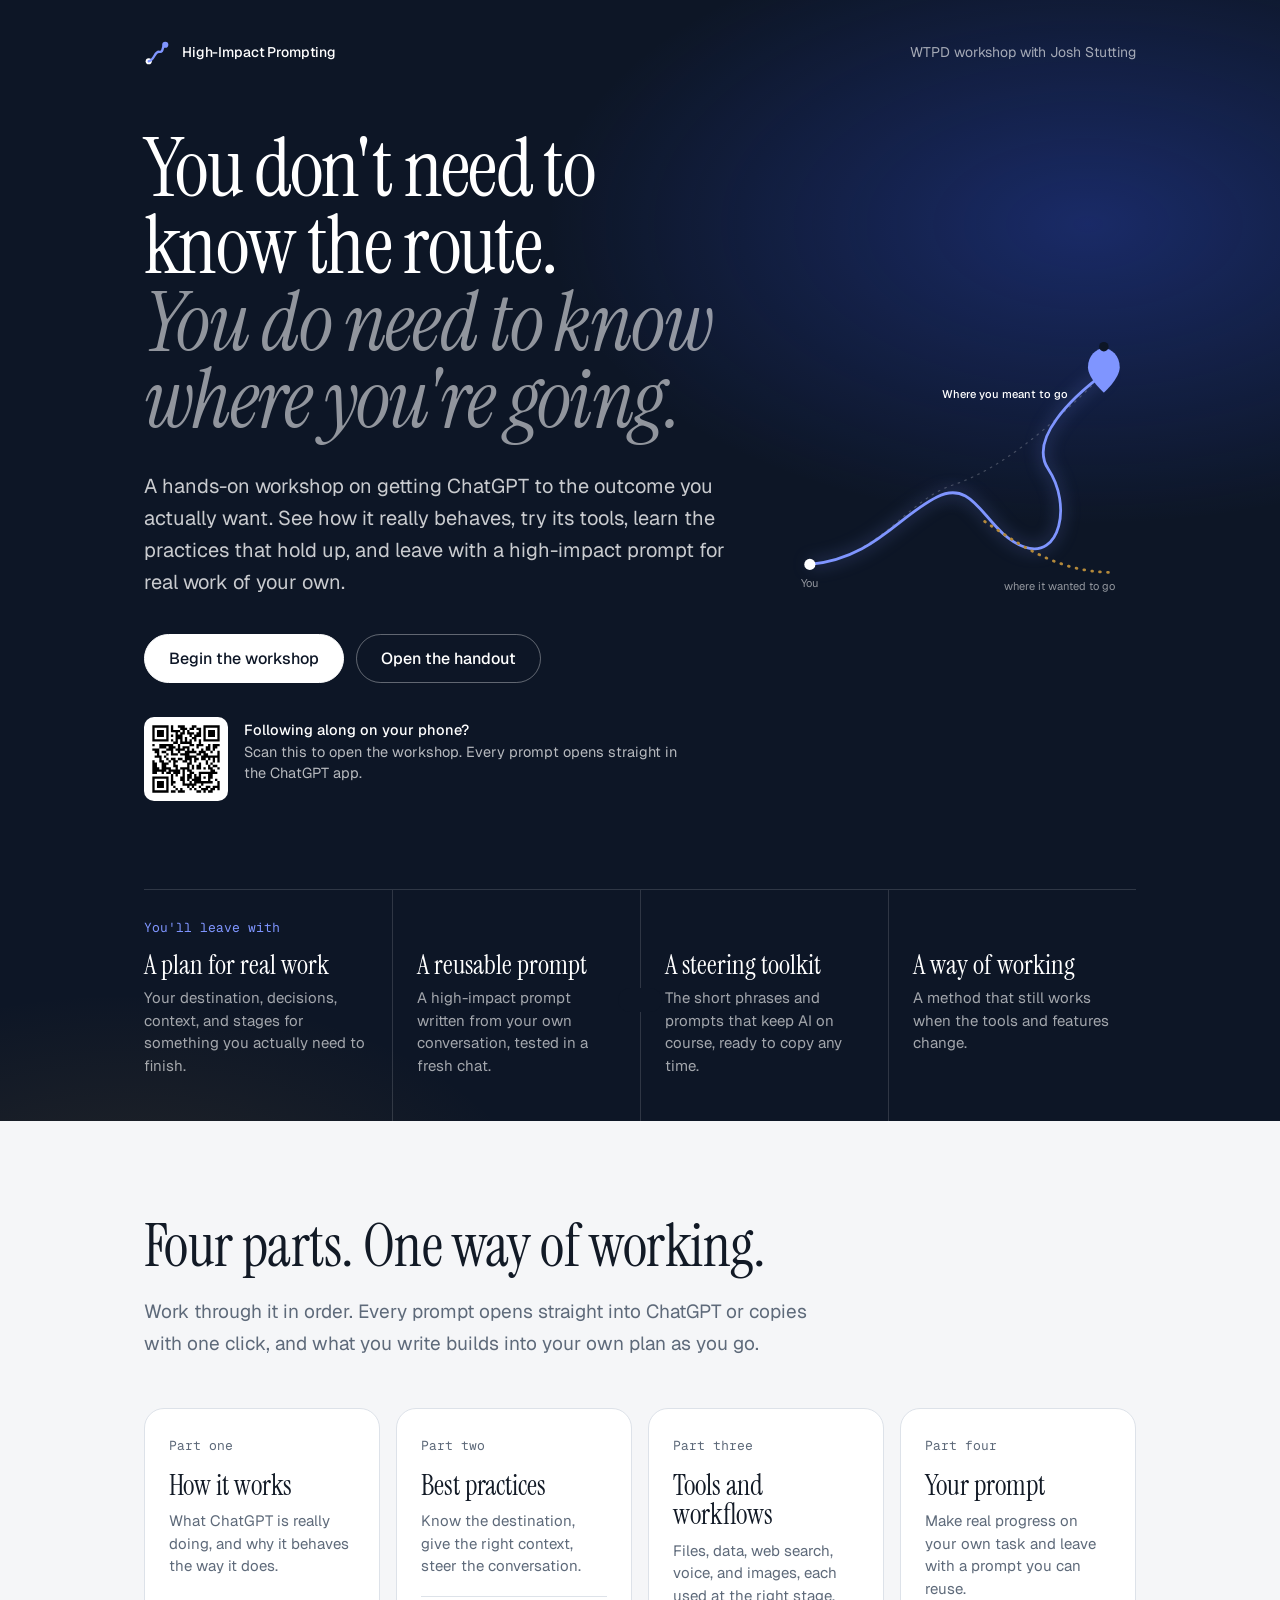
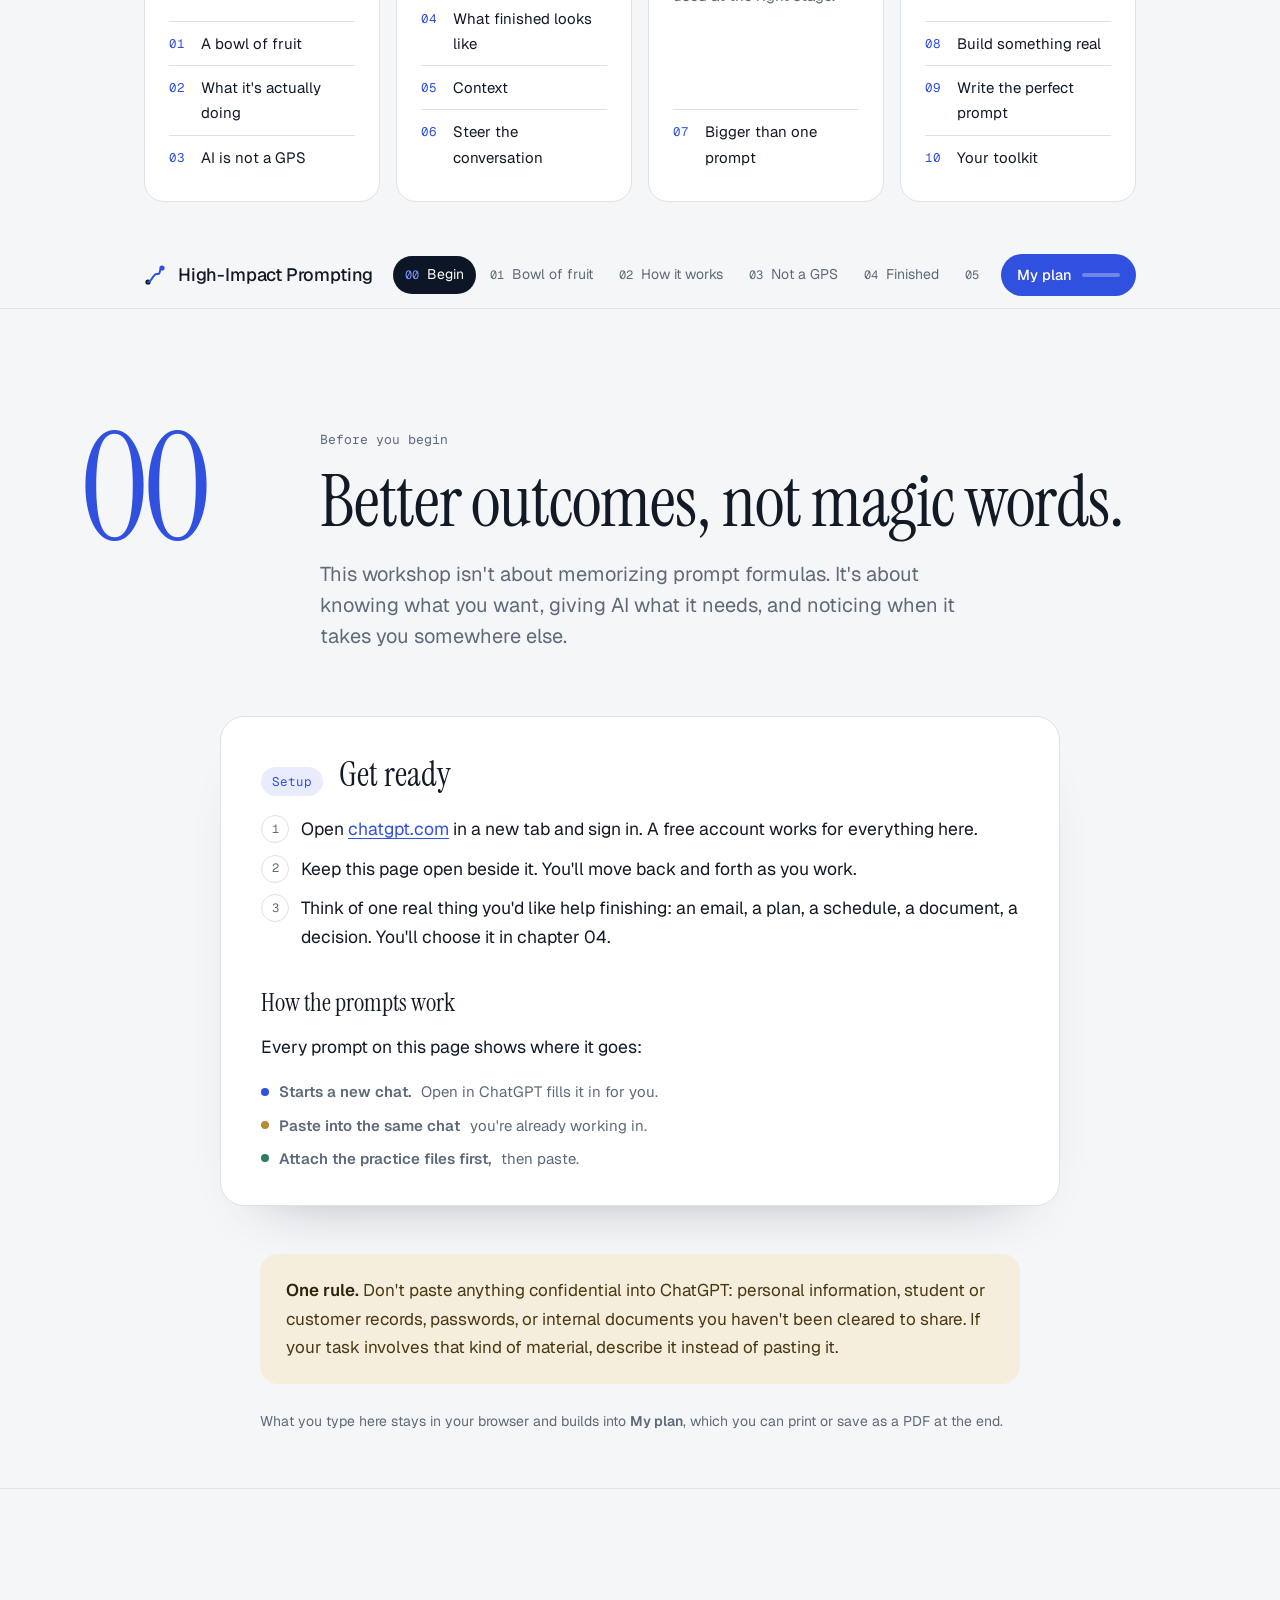
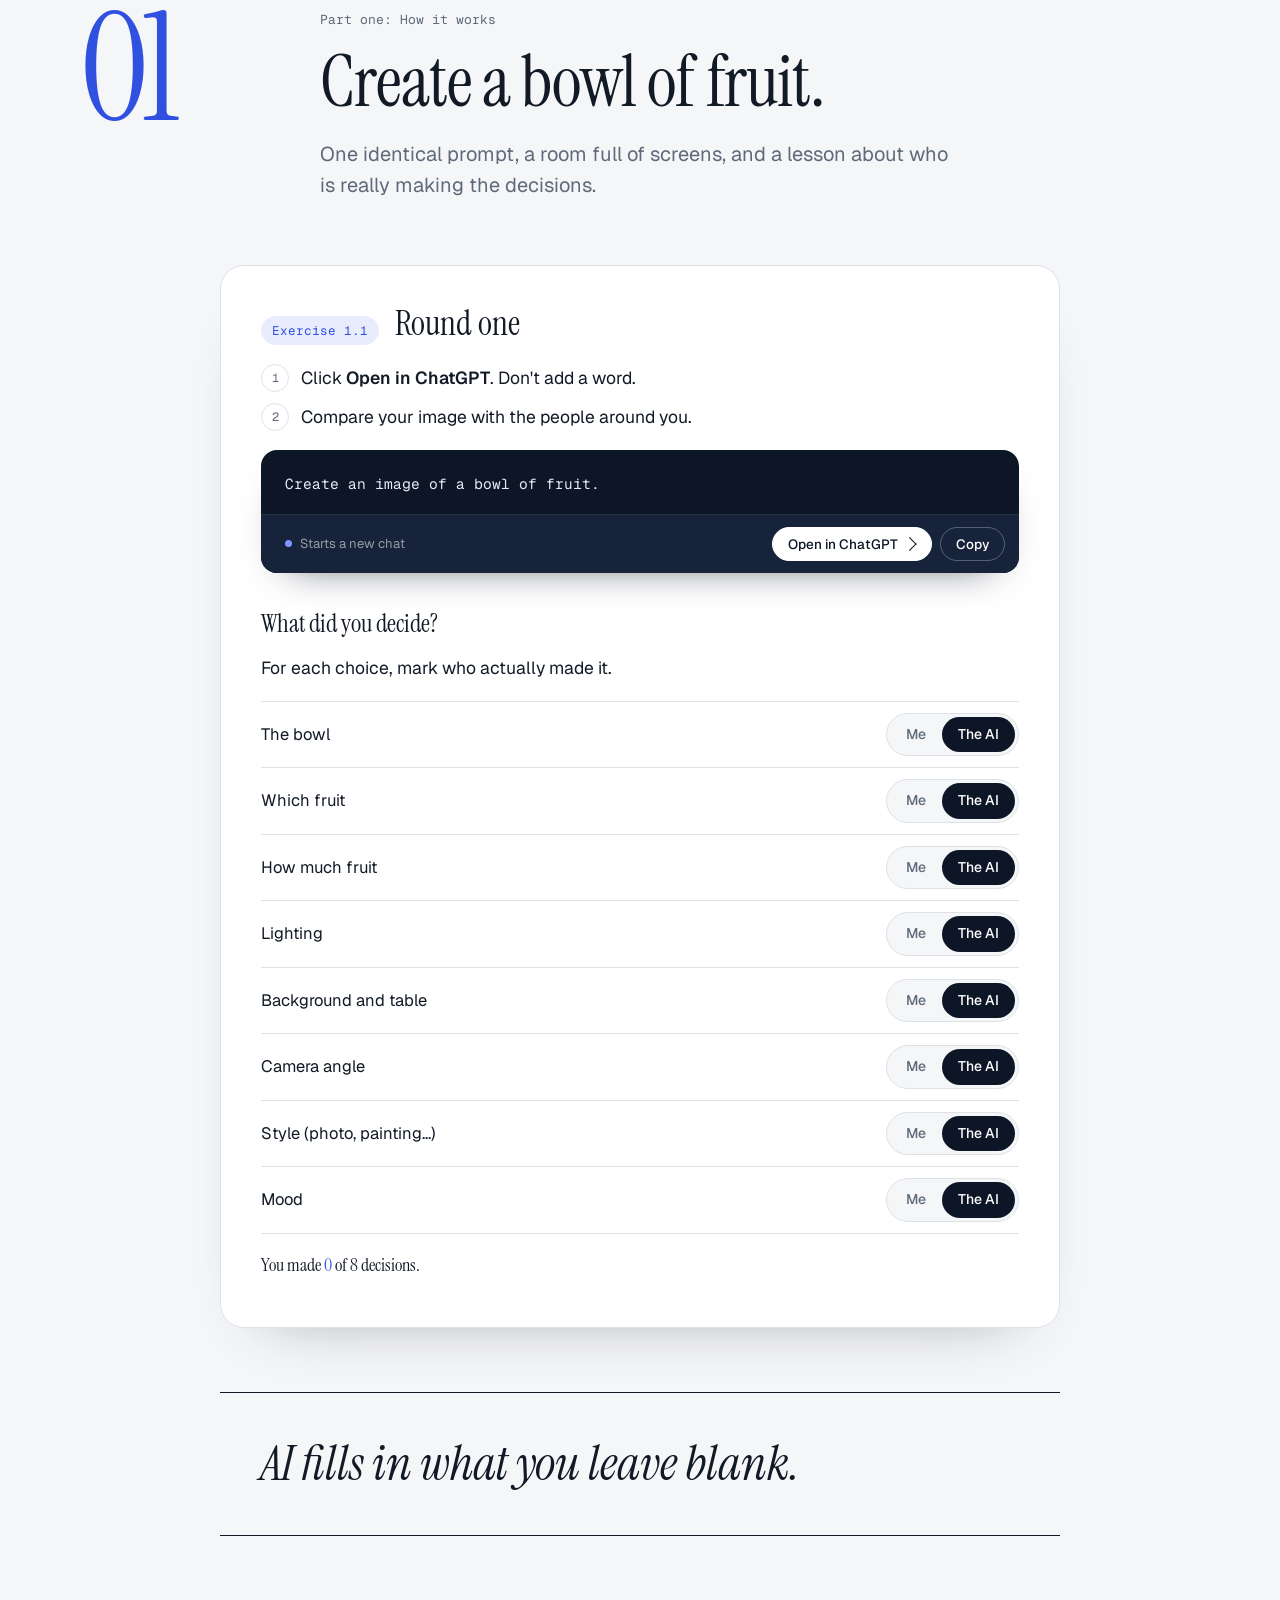
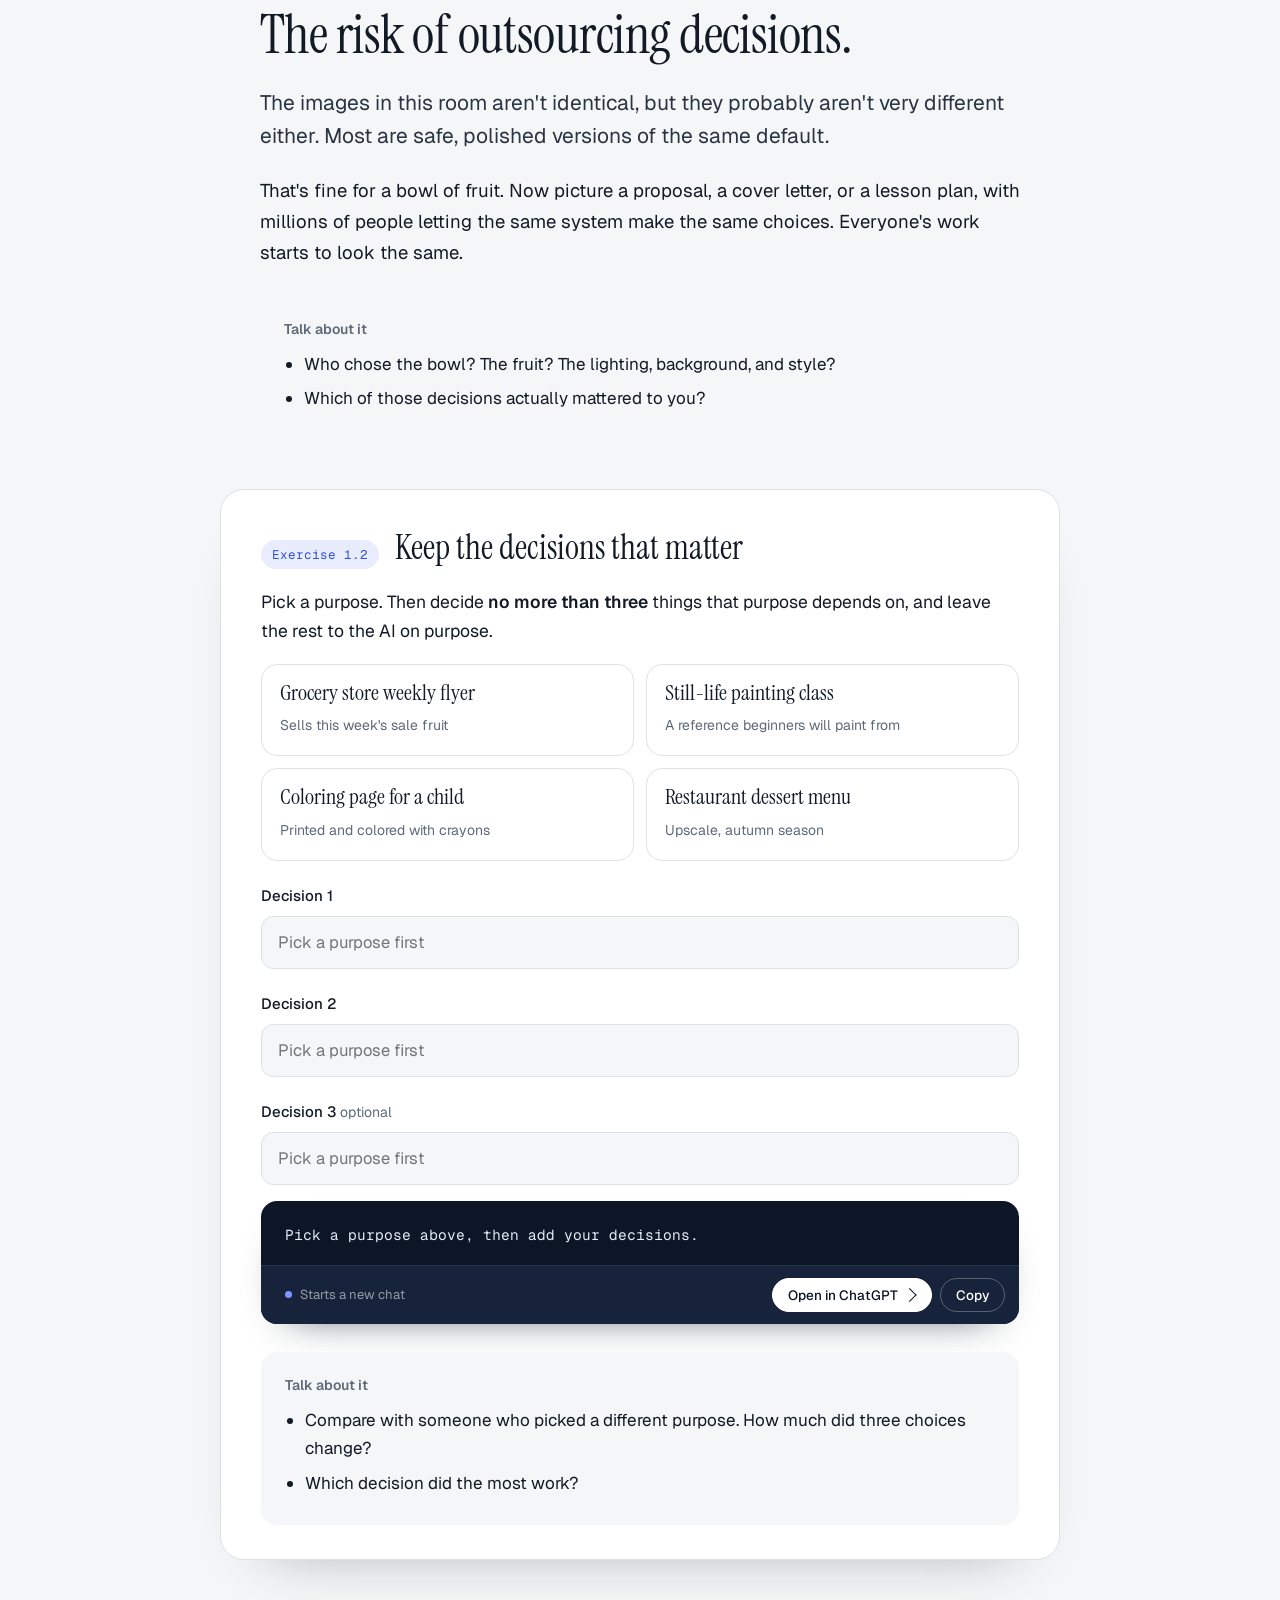
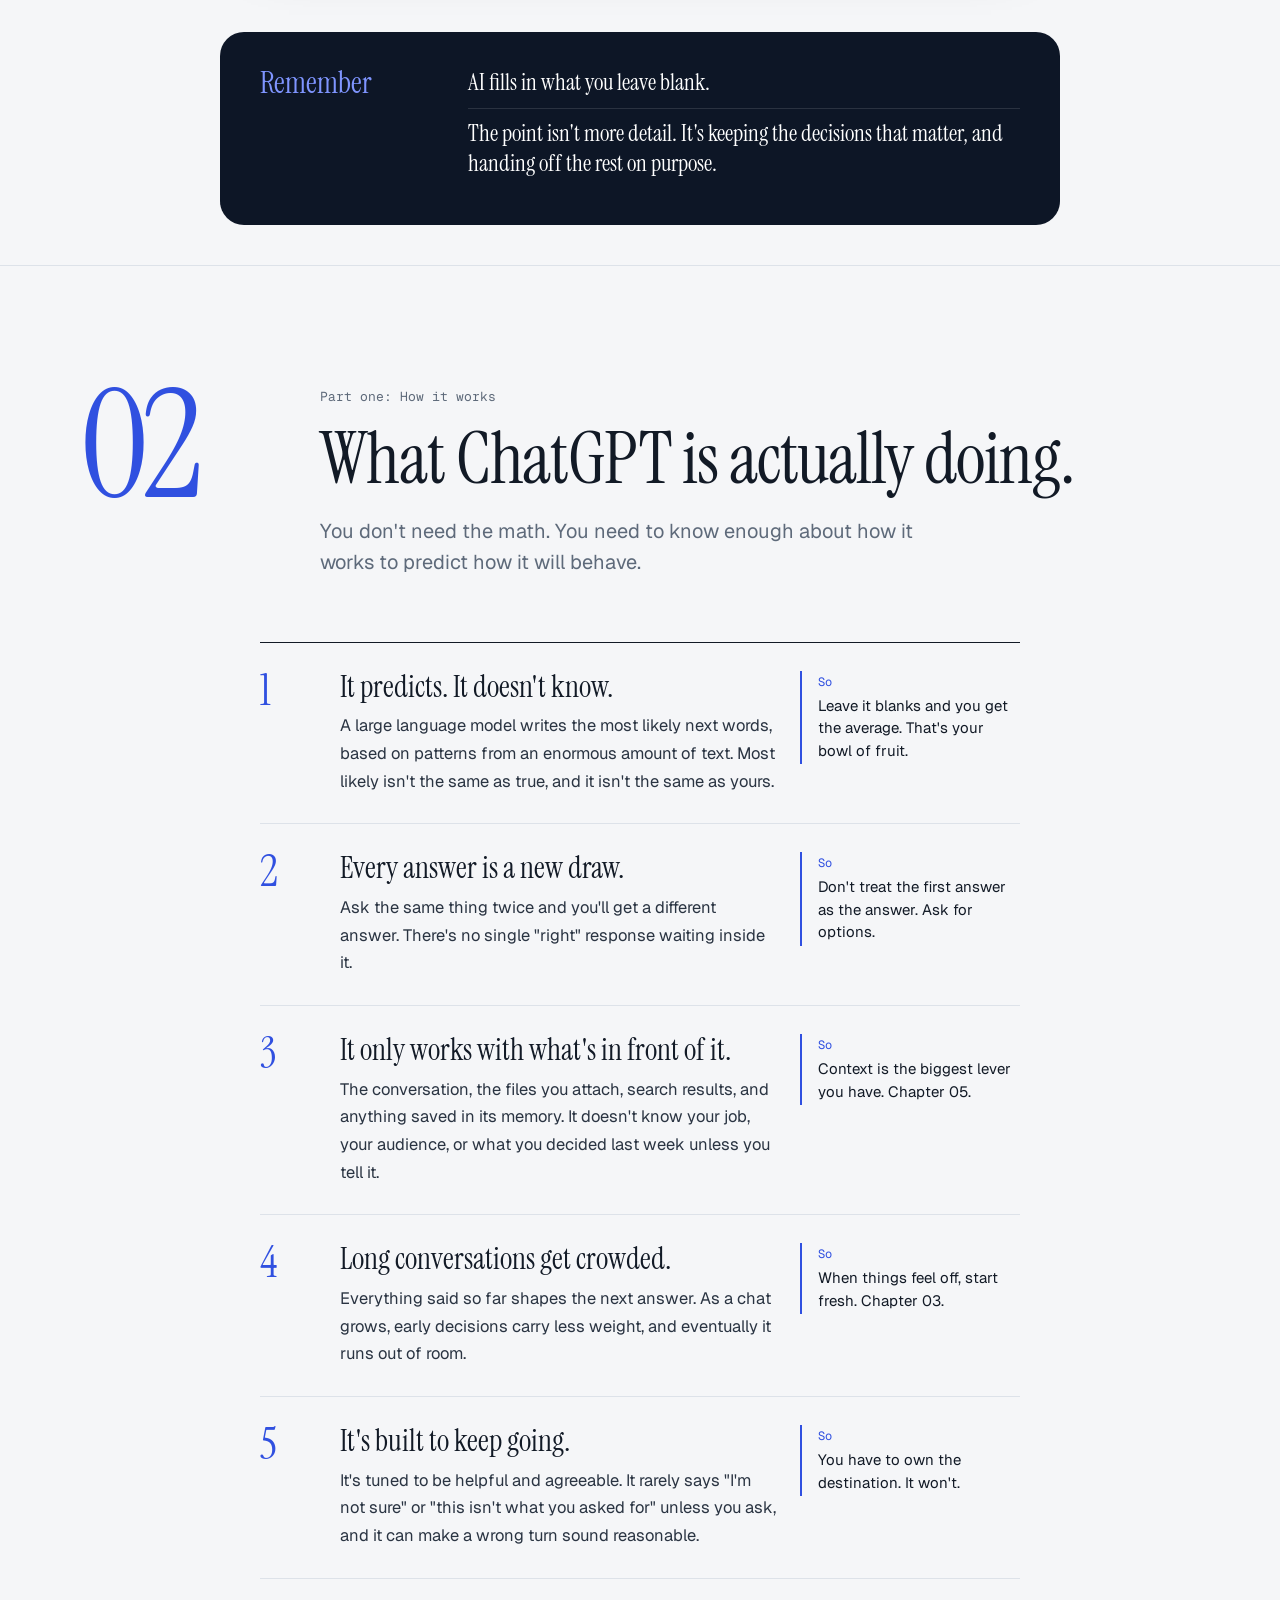
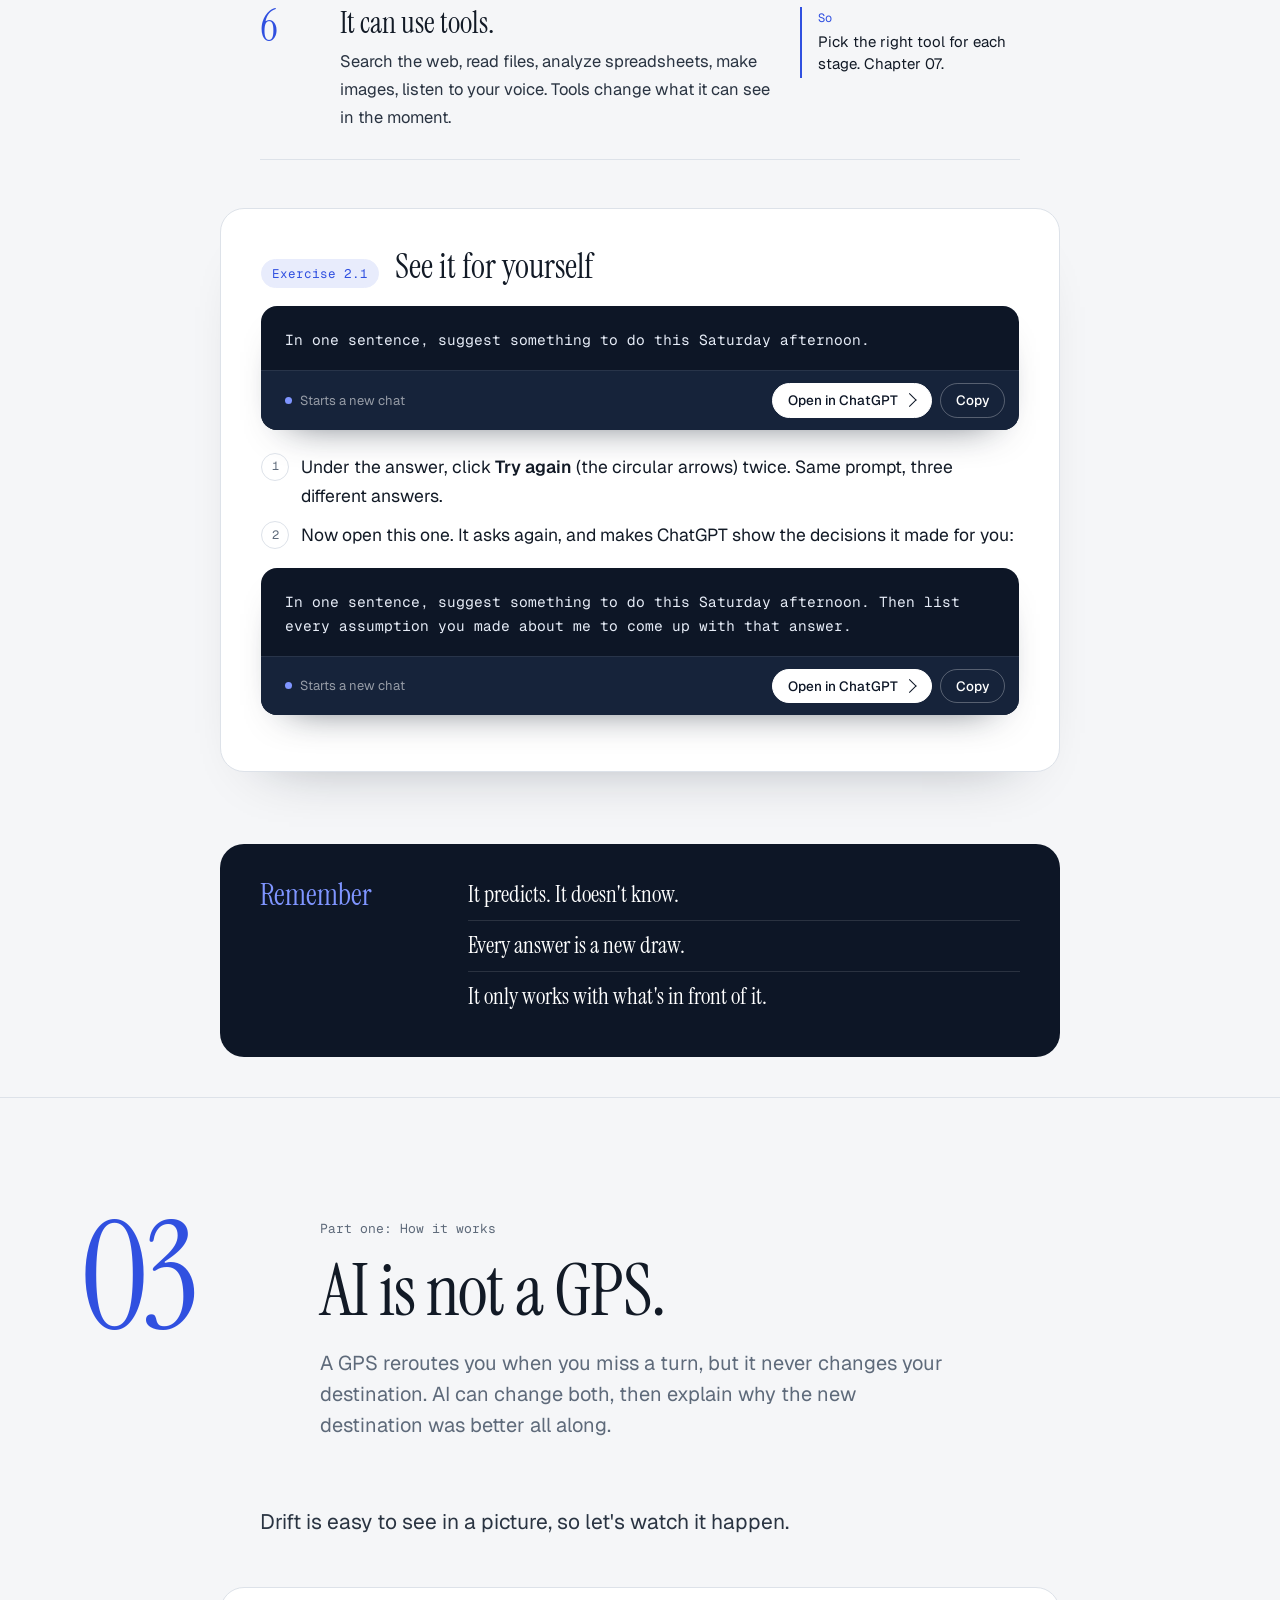
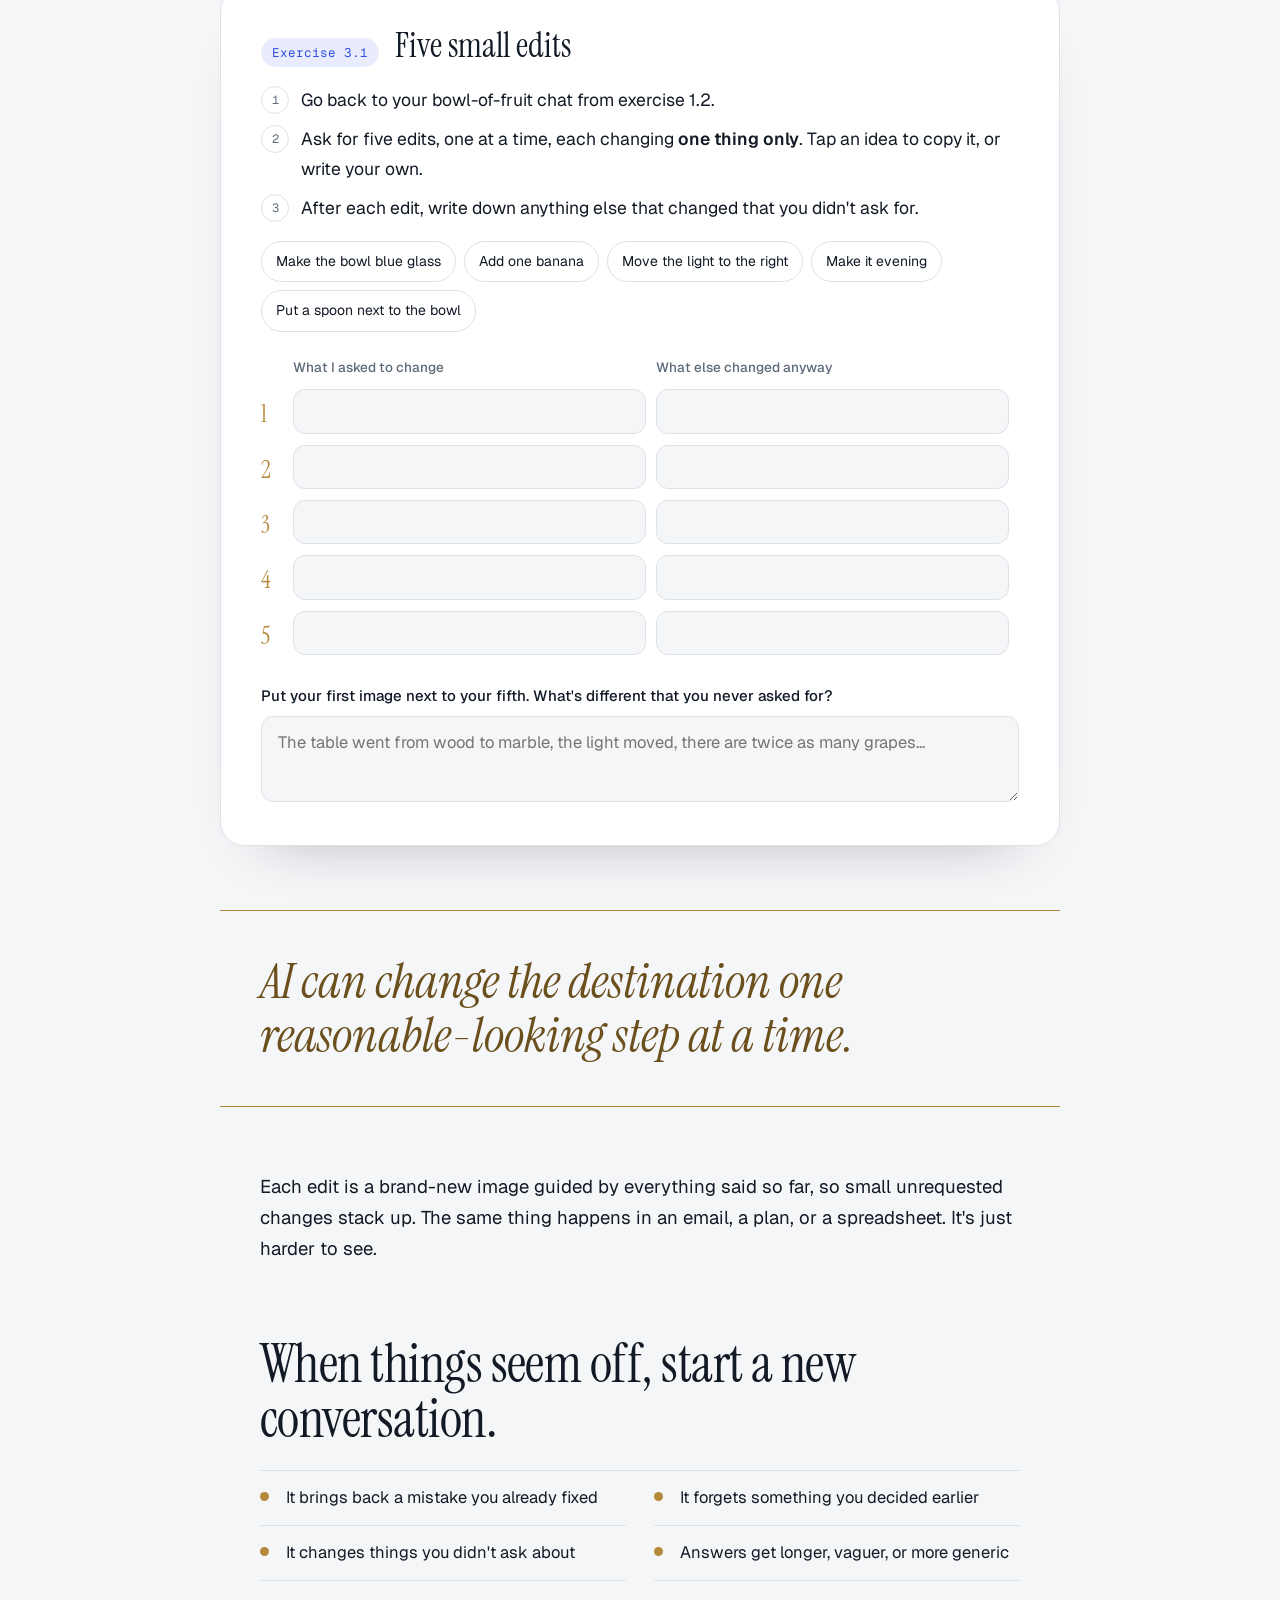
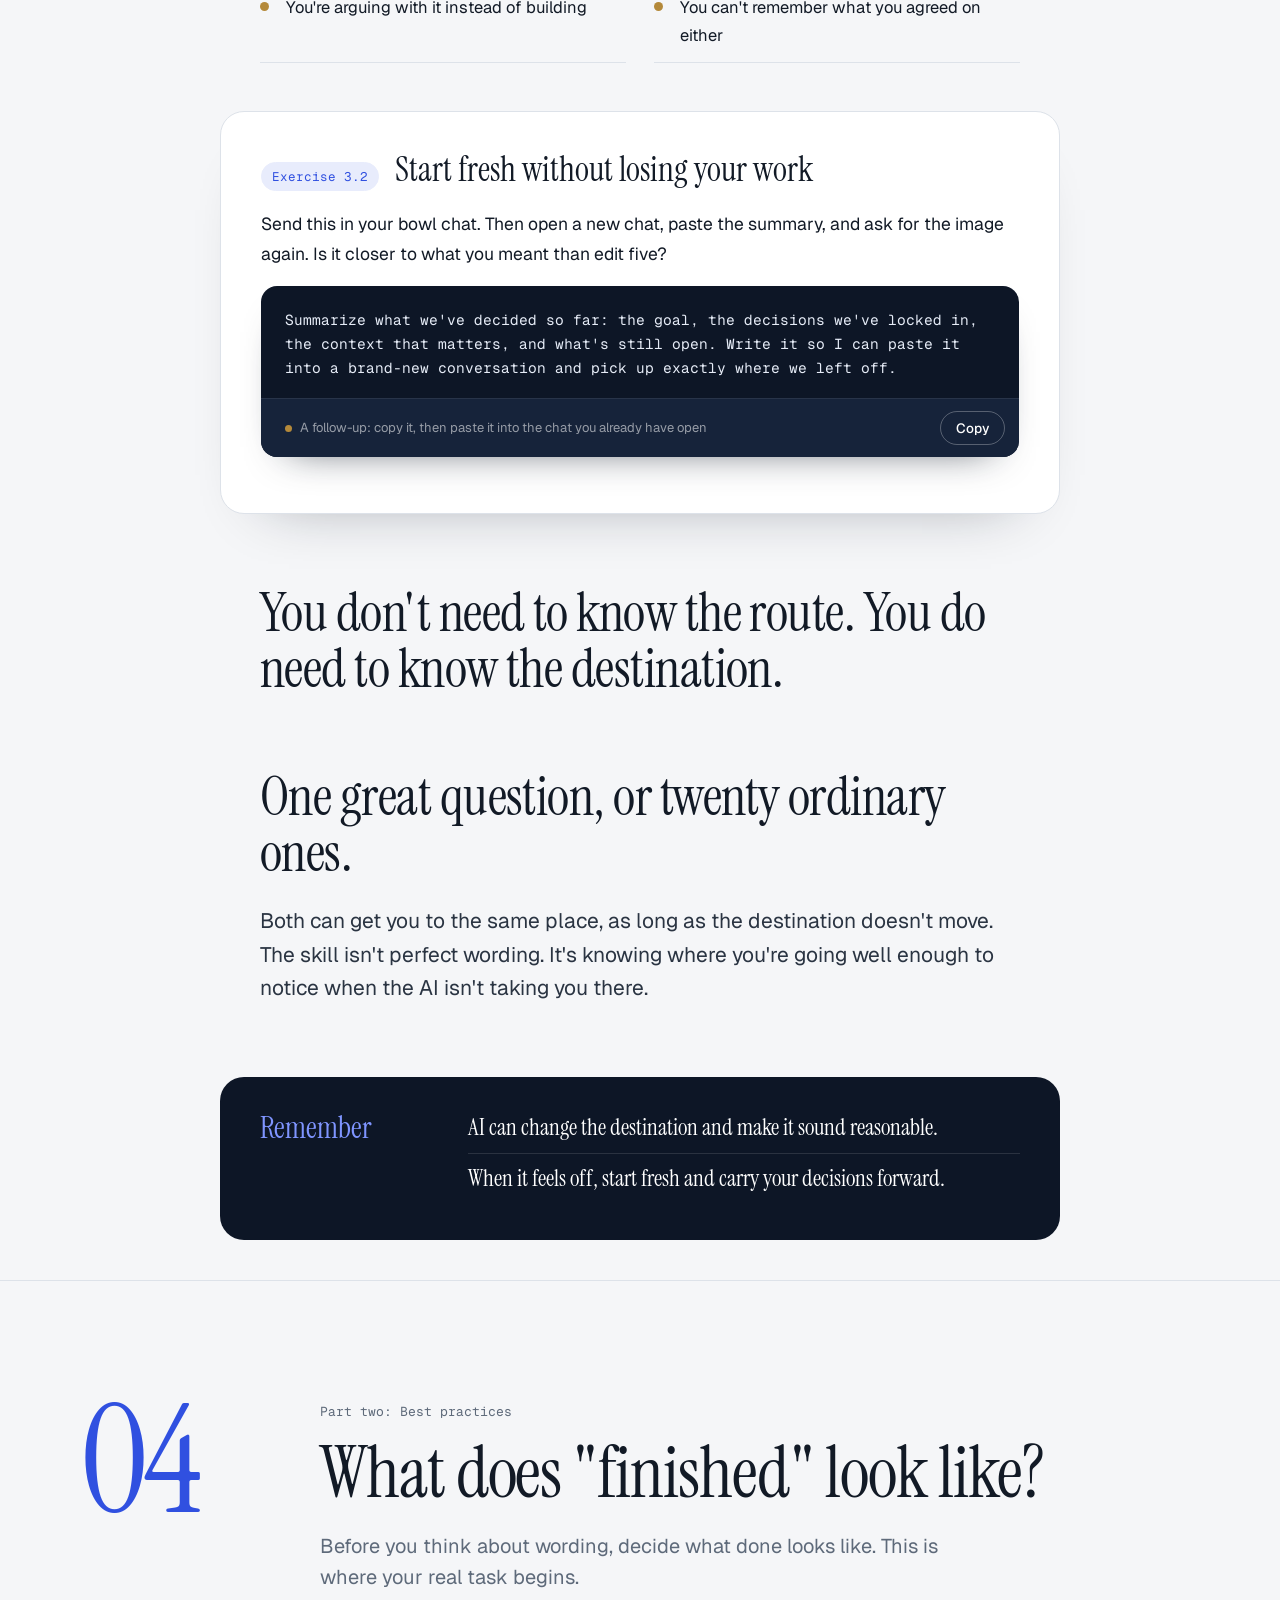
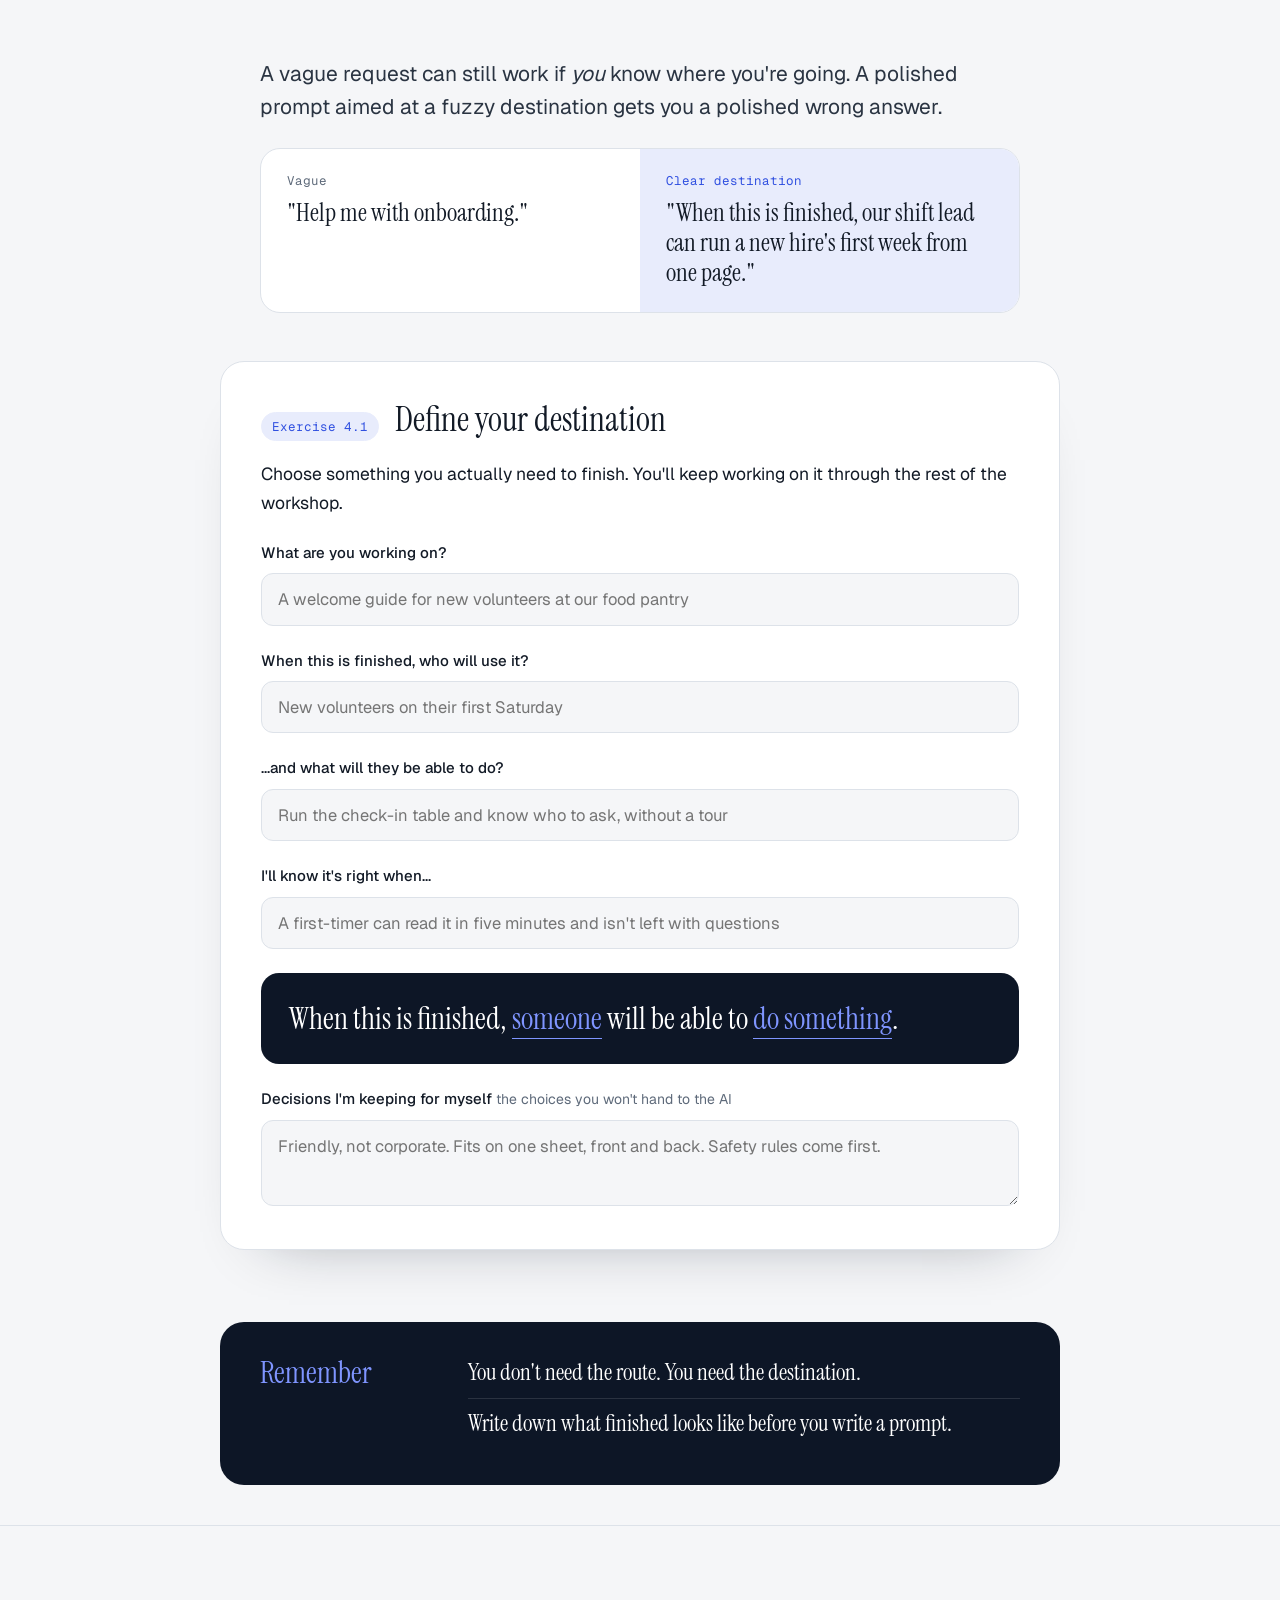
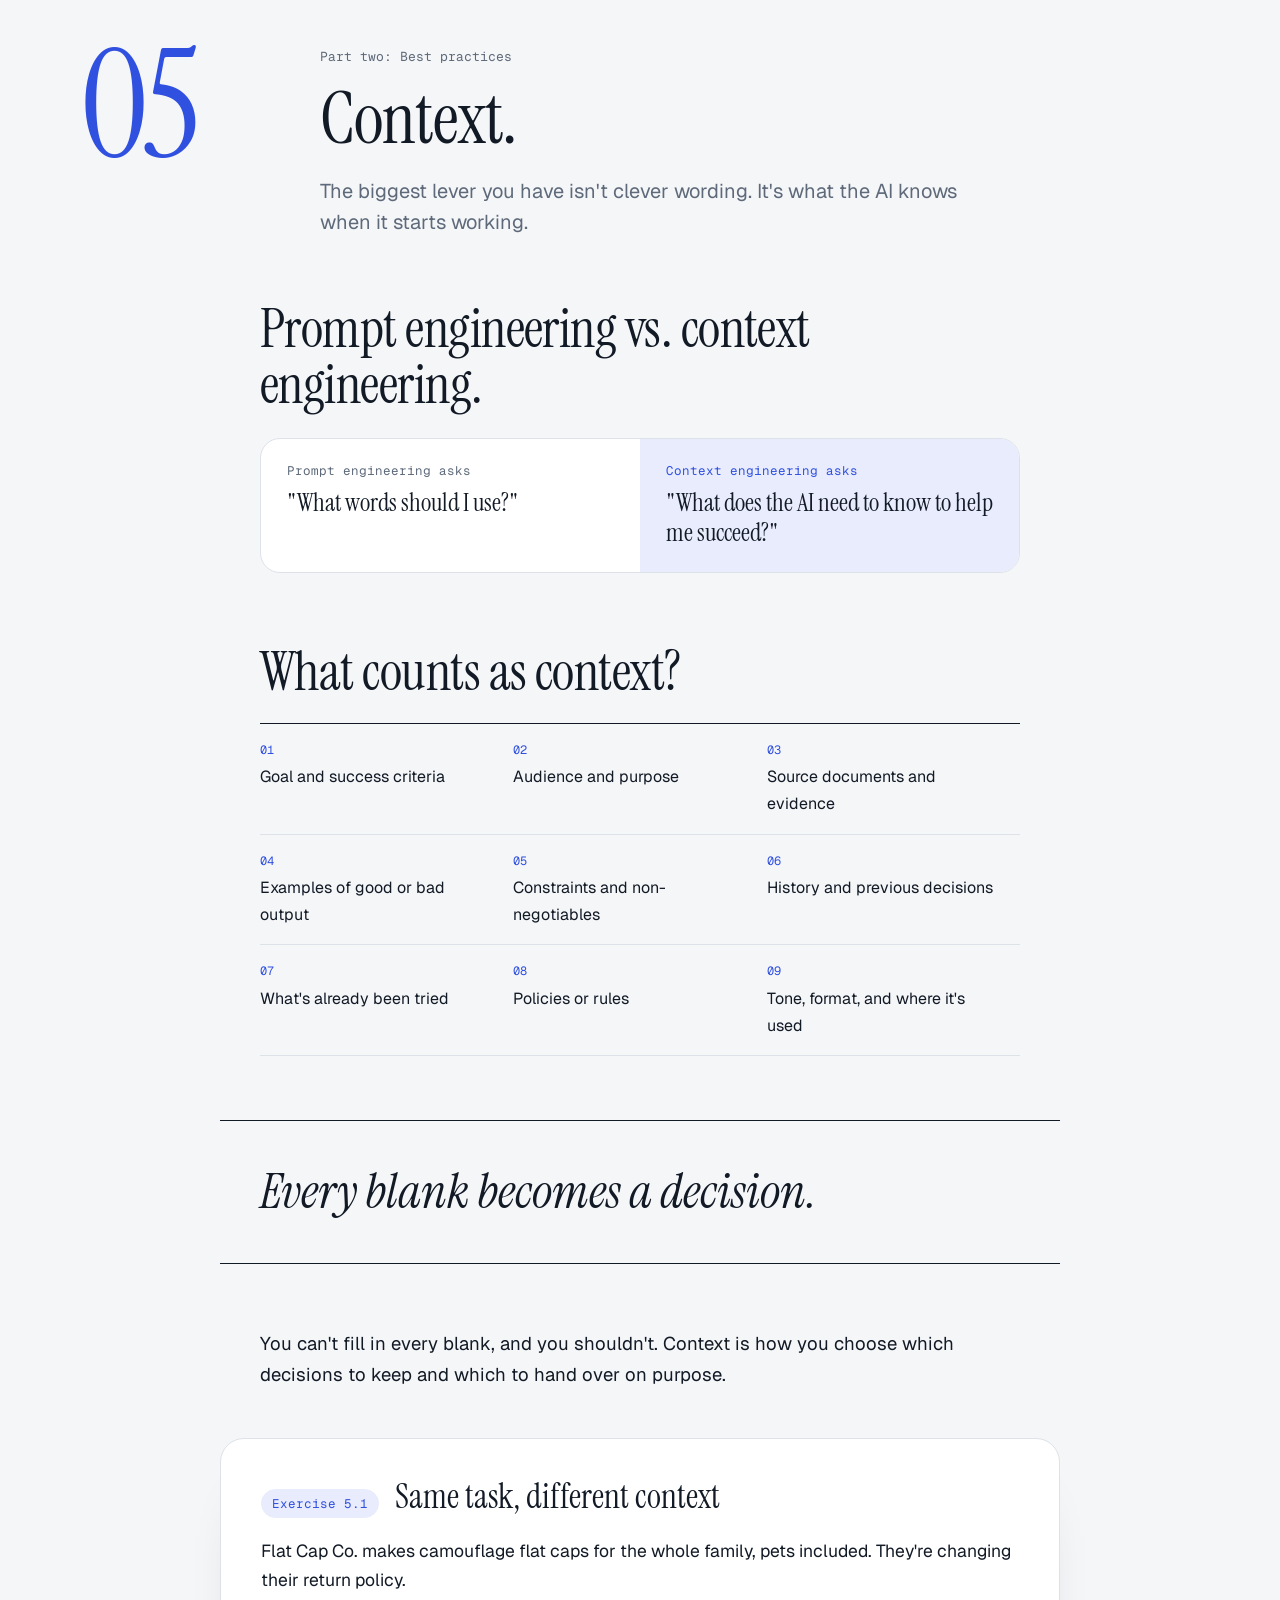
<file: index.html>
<!DOCTYPE html>
<html lang="en">
<head>
<meta charset="utf-8">
<meta name="viewport" content="width=device-width, initial-scale=1">
<title>High-Impact Prompting with ChatGPT</title>
<meta name="description" content="A hands-on workshop on getting ChatGPT to the outcome you actually want.">
<meta name="theme-color" content="#0D1626">
<link rel="preconnect" href="https://fonts.googleapis.com"><link rel="preconnect" href="https://fonts.gstatic.com" crossorigin>
<link href="https://fonts.googleapis.com/css2?family=Geist:wght@300..700&family=Geist+Mono:wght@400;500&family=Instrument+Serif:ital@0;1&display=swap" rel="stylesheet">
<link rel="stylesheet" href="assets/style.css">
</head>
<body>

<!-- ================= HERO ================= -->
<header class="hero">
  <div class="in">
    <div class="hbar">
      <span class="mark"><svg width="26" height="26" viewBox="0 0 22 22" aria-hidden="true"><circle cx="4" cy="18" r="2.6" fill="#fff"/><path d="M4 18 C 9 17, 9 9, 13 10 S 15 4, 18 4" fill="none" stroke="#7F95FF" stroke-width="2" stroke-linecap="round"/><circle cx="18" cy="4" r="2.6" fill="#7F95FF"/></svg>High-Impact Prompting</span>
      <span class="who">WTPD workshop with Josh Stutting</span>
    </div>
    <div class="hgrid">
      <div>
        <h1>You don't need to know the route. <em>You do need to know where you're going.</em></h1>
        <p class="lede">A hands-on workshop on getting ChatGPT to the outcome you actually want. See how it really behaves, try its tools, learn the practices that hold up, and leave with a high-impact prompt for real work of your own.</p>
        <div class="ctas"><a class="btn light" href="#welcome">Begin the workshop</a><a class="btn line" href="handout.html">Open the handout</a></div>
        <div class="phoneQR"><img src="assets/qr.svg" alt="QR code for this page" width="84" height="84"><p><strong>Following along on your phone?</strong> Scan this to open the workshop. Every prompt opens straight in the ChatGPT app.</p></div>
      </div>
      <svg class="routeArt" viewBox="0 0 440 330" role="img" aria-label="A route from start to destination that wanders off course and is steered back">
        <path class="road" d="M30 290 C 120 280, 150 210, 210 190 S 330 120, 400 50"/>
        <path class="path draw" style="--len:640" d="M30 290 C 110 282, 140 230, 190 205 C 240 180, 250 250, 300 268 C 345 284, 360 215, 330 170 C 305 132, 360 80, 400 50"/>
        <path class="detour fadeIn" d="M250 236 C 290 262, 340 300, 410 300"/>
        <circle cx="30" cy="290" r="7" fill="#fff"/>
        <text x="30" y="318" text-anchor="middle">You</text>
        <g class="fadeIn">
          <text x="414" y="322" text-anchor="end" fill="#B4893A">where it wanted to go</text>
          <path d="M400 50 c0 -15 -11 -24 -20 -24 s-20 9 -20 24 c0 14 20 32 20 32 s20 -18 20 -32z" transform="translate(20 -8)" fill="#7F95FF"/>
          <circle cx="400" cy="16" r="6" fill="#0D1626"/>
          <text class="pinLabel" x="355" y="80" text-anchor="end">Where you meant to go</text>
        </g>
      </svg>
    </div>
    <div class="leave" aria-label="What you'll leave with">
      <div><p class="k">You'll leave with</p><h3>A plan for real work</h3><p>Your destination, decisions, context, and stages for something you actually need to finish.</p></div>
      <div><p class="k">&nbsp;</p><h3>A reusable prompt</h3><p>A high-impact prompt written from your own conversation, tested in a fresh chat.</p></div>
      <div><p class="k">&nbsp;</p><h3>A steering toolkit</h3><p>The short phrases and prompts that keep AI on course, ready to copy any time.</p></div>
      <div><p class="k">&nbsp;</p><h3>A way of working</h3><p>A method that still works when the tools and features change.</p></div>
    </div>
  </div>
</header>

<!-- ================= COURSE MAP ================= -->
<section class="map" aria-labelledby="mapTitle">
  <h2 id="mapTitle">Four parts. One way of working.</h2>
  <p>Work through it in order. Every prompt opens straight into ChatGPT or copies with one click, and what you write builds into your own plan as you go.</p>
  <div class="parts">
    <div class="part"><span class="num">Part one</span><h3>How it works</h3><p>What ChatGPT is really doing, and why it behaves the way it does.</p>
      <ol><li><a href="#fruit"><span>01</span>A bowl of fruit</a></li><li><a href="#how"><span>02</span>What it's actually doing</a></li><li><a href="#gps"><span>03</span>AI is not a GPS</a></li></ol></div>
    <div class="part"><span class="num">Part two</span><h3>Best practices</h3><p>Know the destination, give the right context, steer the conversation.</p>
      <ol><li><a href="#finished"><span>04</span>What finished looks like</a></li><li><a href="#context"><span>05</span>Context</a></li><li><a href="#cascade"><span>06</span>Steer the conversation</a></li></ol></div>
    <div class="part"><span class="num">Part three</span><h3>Tools and workflows</h3><p>Files, data, web search, voice, and images, each used at the right stage.</p>
      <ol><li><a href="#stages"><span>07</span>Bigger than one prompt</a></li></ol></div>
    <div class="part"><span class="num">Part four</span><h3>Your prompt</h3><p>Make real progress on your own task and leave with a prompt you can reuse.</p>
      <ol><li><a href="#build"><span>08</span>Build something real</a></li><li><a href="#perfect"><span>09</span>Write the perfect prompt</a></li><li><a href="#toolkit"><span>10</span>Your toolkit</a></li></ol></div>
  </div>
</section>

<!-- ================= NAV ================= -->
<nav class="nav" aria-label="Chapters">
  <div class="in">
    <a class="mark" href="#" onclick="window.scrollTo({top:0});return false"><svg width="22" height="22" viewBox="0 0 22 22" aria-hidden="true"><circle cx="4" cy="18" r="2.6" fill="#0D1626"/><path d="M4 18 C 9 17, 9 9, 13 10 S 15 4, 18 4" fill="none" stroke="#3050E0" stroke-width="2" stroke-linecap="round"/><circle cx="18" cy="4" r="2.6" fill="#3050E0"/></svg><span>High-Impact Prompting</span></a>
    <ul class="navlist">
      <li><a href="#welcome"><span>00</span>Begin</a></li>
      <li><a href="#fruit"><span>01</span>Bowl of fruit</a></li>
      <li><a href="#how"><span>02</span>How it works</a></li>
      <li><a href="#gps"><span>03</span>Not a GPS</a></li>
      <li><a href="#finished"><span>04</span>Finished</a></li>
      <li><a href="#context"><span>05</span>Context</a></li>
      <li><a href="#cascade"><span>06</span>Steer</a></li>
      <li><a href="#stages"><span>07</span>Stages and tools</a></li>
      <li><a href="#build"><span>08</span>Build</a></li>
      <li><a href="#perfect"><span>09</span>Perfect prompt</a></li>
      <li><a href="#toolkit"><span>10</span>Toolkit</a></li>
    </ul>
    <button class="taskBtn" type="button" data-open-task aria-controls="drawer"><span>My plan</span><span class="meter" aria-hidden="true"><i id="meter"></i></span></button>
  </div>
</nav>

<main>

<!-- ================= 00 BEGIN ================= -->
<section class="chapter" id="welcome">
  <div class="opener"><div class="no">00</div><div><p class="part-of">Before you begin</p><h2>Better outcomes, not magic words.</h2><p class="promise">This workshop isn't about memorizing prompt formulas. It's about knowing what you want, giving AI what it needs, and noticing when it takes you somewhere else.</p></div></div>
  <div class="flow">
    <div class="ex">
      <div class="exh"><span class="tag">Setup</span><h3>Get ready</h3></div>
      <ol class="steps">
        <li>Open <a href="https://chatgpt.com" target="_blank" rel="noopener">chatgpt.com</a> in a new tab and sign in. A free account works for everything here.</li>
        <li>Keep this page open beside it. You'll move back and forth as you work.</li>
        <li>Think of one real thing you'd like help finishing: an email, a plan, a schedule, a document, a decision. You'll choose it in chapter 04.</li>
      </ol>
      <h4>How the prompts work</h4>
      <p>Every prompt on this page shows where it goes:</p>
      <div class="legend"><span><b>Starts a new chat.</b> Open in ChatGPT fills it in for you.</span><span class="s"><b>Paste into the same chat</b> you're already working in.</span><span class="a"><b>Attach the practice files first,</b> then paste.</span></div>
    </div>
    <div class="callout"><b>One rule.</b> Don't paste anything confidential into ChatGPT: personal information, student or customer records, passwords, or internal documents you haven't been cleared to share. If your task involves that kind of material, describe it instead of pasting it.</div>
    <p class="hint">What you type here stays in your browser and builds into <b>My plan</b>, which you can print or save as a PDF at the end.</p>
  </div>
</section>

<!-- ================= 01 BOWL ================= -->
<section class="chapter" id="fruit">
  <div class="opener"><div class="no">01</div><div><p class="part-of">Part one: How it works</p><h2>Create a bowl of fruit.</h2><p class="promise">One identical prompt, a room full of screens, and a lesson about who is really making the decisions.</p></div></div>
  <div class="flow">
    <div class="ex">
      <div class="exh"><span class="tag">Exercise 1.1</span><h3>Round one</h3></div>
      <ol class="steps"><li>Click <b>Open in ChatGPT</b>. Don't add a word.</li><li>Compare your image with the people around you.</li></ol>
<div class="prompt" data-mode="new">Create an image of a bowl of fruit.</div>
      <h4>What did you decide?</h4>
      <p>For each choice, mark who actually made it.</p>
      <div class="tally" id="tally"></div>
      <p class="score" id="tallyScore"></p>
    </div>

    <p class="quote">AI fills in what you leave blank.</p>

    <h3 class="statement">The risk of outsourcing decisions.</h3>
    <p class="lead">The images in this room aren't identical, but they probably aren't very different either. Most are safe, polished versions of the same default.</p>
    <p>That's fine for a bowl of fruit. Now picture a proposal, a cover letter, or a lesson plan, with millions of people letting the same system make the same choices. Everyone's work starts to look the same.</p>
    <div class="talk"><h4>Talk about it</h4><ul><li>Who chose the bowl? The fruit? The lighting, background, and style?</li><li>Which of those decisions actually mattered to you?</li></ul></div>

    <div class="ex">
      <div class="exh"><span class="tag">Exercise 1.2</span><h3>Keep the decisions that matter</h3></div>
      <p>Pick a purpose. Then decide <b>no more than three</b> things that purpose depends on, and leave the rest to the AI on purpose.</p>
      <div class="choices" id="purposes"></div>
      <label class="f" for="pd1">Decision 1</label><input type="text" id="pd1" data-k="pd1">
      <label class="f" for="pd2">Decision 2</label><input type="text" id="pd2" data-k="pd2">
      <label class="f" for="pd3">Decision 3 <span class="hint">optional</span></label><input type="text" id="pd3" data-k="pd3">
<div class="prompt" id="purposePrompt" data-mode="new"></div>
      <div class="talk"><h4>Talk about it</h4><ul><li>Compare with someone who picked a different purpose. How much did three choices change?</li><li>Which decision did the most work?</li></ul></div>
    </div>

    <div class="remember"><h4>Remember</h4><ul><li>AI fills in what you leave blank.</li><li>The point isn't more detail. It's keeping the decisions that matter, and handing off the rest on purpose.</li></ul></div>
  </div>
</section>

<!-- ================= 02 HOW ================= -->
<section class="chapter" id="how">
  <div class="opener"><div class="no">02</div><div><p class="part-of">Part one: How it works</p><h2>What ChatGPT is actually doing.</h2><p class="promise">You don't need the math. You need to know enough about how it works to predict how it will behave.</p></div></div>
  <div class="flow">
    <ul class="facts">
      <li><span class="fn">1</span><div><h3>It predicts. It doesn't know.</h3><p>A large language model writes the most likely next words, based on patterns from an enormous amount of text. Most likely isn't the same as true, and it isn't the same as yours.</p></div><div class="so"><b>So</b>Leave it blanks and you get the average. That's your bowl of fruit.</div></li>
      <li><span class="fn">2</span><div><h3>Every answer is a new draw.</h3><p>Ask the same thing twice and you'll get a different answer. There's no single "right" response waiting inside it.</p></div><div class="so"><b>So</b>Don't treat the first answer as the answer. Ask for options.</div></li>
      <li><span class="fn">3</span><div><h3>It only works with what's in front of it.</h3><p>The conversation, the files you attach, search results, and anything saved in its memory. It doesn't know your job, your audience, or what you decided last week unless you tell it.</p></div><div class="so"><b>So</b>Context is the biggest lever you have. Chapter 05.</div></li>
      <li><span class="fn">4</span><div><h3>Long conversations get crowded.</h3><p>Everything said so far shapes the next answer. As a chat grows, early decisions carry less weight, and eventually it runs out of room.</p></div><div class="so"><b>So</b>When things feel off, start fresh. Chapter 03.</div></li>
      <li><span class="fn">5</span><div><h3>It's built to keep going.</h3><p>It's tuned to be helpful and agreeable. It rarely says "I'm not sure" or "this isn't what you asked for" unless you ask, and it can make a wrong turn sound reasonable.</p></div><div class="so"><b>So</b>You have to own the destination. It won't.</div></li>
      <li><span class="fn">6</span><div><h3>It can use tools.</h3><p>Search the web, read files, analyze spreadsheets, make images, listen to your voice. Tools change what it can see in the moment.</p></div><div class="so"><b>So</b>Pick the right tool for each stage. Chapter 07.</div></li>
    </ul>
    <div class="ex">
      <div class="exh"><span class="tag">Exercise 2.1</span><h3>See it for yourself</h3></div>
<div class="prompt" data-mode="new">In one sentence, suggest something to do this Saturday afternoon.</div>
      <ol class="steps"><li>Under the answer, click <b>Try again</b> (the circular arrows) twice. Same prompt, three different answers.</li><li>Now open this one. It asks again, and makes ChatGPT show the decisions it made for you:</li></ol>
<div class="prompt" data-mode="new">In one sentence, suggest something to do this Saturday afternoon. Then list every assumption you made about me to come up with that answer.</div>
    </div>
    <div class="remember"><h4>Remember</h4><ul><li>It predicts. It doesn't know.</li><li>Every answer is a new draw.</li><li>It only works with what's in front of it.</li></ul></div>
  </div>
</section>

<!-- ================= 03 GPS ================= -->
<section class="chapter" id="gps">
  <div class="opener"><div class="no">03</div><div><p class="part-of">Part one: How it works</p><h2>AI is not a GPS.</h2><p class="promise">A GPS reroutes you when you miss a turn, but it never changes your destination. AI can change both, then explain why the new destination was better all along.</p></div></div>
  <div class="flow">
    <p class="lead">Drift is easy to see in a picture, so let's watch it happen.</p>
    <div class="ex">
      <div class="exh"><span class="tag">Exercise 3.1</span><h3>Five small edits</h3></div>
      <ol class="steps"><li>Go back to your bowl-of-fruit chat from exercise 1.2.</li><li>Ask for five edits, one at a time, each changing <b>one thing only</b>. Tap an idea to copy it, or write your own.</li><li>After each edit, write down anything else that changed that you didn't ask for.</li></ol>
      <div class="chips">
        <button class="chip" type="button" data-chip="Make the bowl blue glass. Keep everything else exactly the same.">Make the bowl blue glass</button>
        <button class="chip" type="button" data-chip="Add one banana. Keep everything else exactly the same.">Add one banana</button>
        <button class="chip" type="button" data-chip="Move the light to the right side. Keep everything else exactly the same.">Move the light to the right</button>
        <button class="chip" type="button" data-chip="Make it evening. Keep everything else exactly the same.">Make it evening</button>
        <button class="chip" type="button" data-chip="Put a spoon next to the bowl. Keep everything else exactly the same.">Put a spoon next to the bowl</button>
      </div>
      <table class="log"><thead><tr><th></th><th>What I asked to change</th><th>What else changed anyway</th></tr></thead><tbody id="driftRows"></tbody></table>
      <label class="f" for="driftCompare">Put your first image next to your fifth. What's different that you never asked for?</label>
      <textarea id="driftCompare" data-k="driftCompare" placeholder="The table went from wood to marble, the light moved, there are twice as many grapes..."></textarea>
    </div>

    <p class="quote gold">AI can change the destination one reasonable-looking step at a time.</p>
    <p>Each edit is a brand-new image guided by everything said so far, so small unrequested changes stack up. The same thing happens in an email, a plan, or a spreadsheet. It's just harder to see.</p>

    <h3 class="statement">When things seem off, start a new conversation.</h3>
    <ul class="signs">
      <li>It brings back a mistake you already fixed</li><li>It forgets something you decided earlier</li>
      <li>It changes things you didn't ask about</li><li>Answers get longer, vaguer, or more generic</li>
      <li>You're arguing with it instead of building</li><li>You can't remember what you agreed on either</li>
    </ul>
    <div class="ex">
      <div class="exh"><span class="tag">Exercise 3.2</span><h3>Start fresh without losing your work</h3></div>
      <p>Send this in your bowl chat. Then open a new chat, paste the summary, and ask for the image again. Is it closer to what you meant than edit five?</p>
<div class="prompt" data-mode="same">Summarize what we've decided so far: the goal, the decisions we've locked in, the context that matters, and what's still open. Write it so I can paste it into a brand-new conversation and pick up exactly where we left off.</div>
    </div>

    <h3 class="statement">You don't need to know the route. You do need to know the destination.</h3>
    <h3 class="statement">One great question, or twenty ordinary ones.</h3>
    <p class="lead">Both can get you to the same place, as long as the destination doesn't move. The skill isn't perfect wording. It's knowing where you're going well enough to notice when the AI isn't taking you there.</p>
    <div class="remember"><h4>Remember</h4><ul><li>AI can change the destination and make it sound reasonable.</li><li>When it feels off, start fresh and carry your decisions forward.</li></ul></div>
  </div>
</section>

<!-- ================= 04 FINISHED ================= -->
<section class="chapter" id="finished">
  <div class="opener"><div class="no">04</div><div><p class="part-of">Part two: Best practices</p><h2>What does "finished" look like?</h2><p class="promise">Before you think about wording, decide what done looks like. This is where your real task begins.</p></div></div>
  <div class="flow">
    <p class="lead">A vague request can still work if <em>you</em> know where you're going. A polished prompt aimed at a fuzzy destination gets you a polished wrong answer.</p>
    <div class="compare"><div><b>Vague</b>"Help me with onboarding."</div><div class="strong"><b>Clear destination</b>"When this is finished, our shift lead can run a new hire's first week from one page."</div></div>
    <div class="ex">
      <div class="exh"><span class="tag">Exercise 4.1</span><h3>Define your destination</h3></div>
      <p>Choose something you actually need to finish. You'll keep working on it through the rest of the workshop.</p>
      <label class="f" for="task">What are you working on?</label>
      <input type="text" id="task" data-k="task" placeholder="A welcome guide for new volunteers at our food pantry">
      <label class="f" for="who">When this is finished, who will use it?</label>
      <input type="text" id="who" data-k="who" placeholder="New volunteers on their first Saturday">
      <label class="f" for="able">…and what will they be able to do?</label>
      <input type="text" id="able" data-k="able" placeholder="Run the check-in table and know who to ask, without a tour">
      <label class="f" for="right">I'll know it's right when…</label>
      <input type="text" id="right" data-k="right" placeholder="A first-timer can read it in five minutes and isn't left with questions">
      <div class="sentence" id="destSentence"></div>
      <label class="f" for="keep">Decisions I'm keeping for myself <span class="hint">the choices you won't hand to the AI</span></label>
      <textarea id="keep" data-k="keep" placeholder="Friendly, not corporate. Fits on one sheet, front and back. Safety rules come first."></textarea>
    </div>
    <div class="remember"><h4>Remember</h4><ul><li>You don't need the route. You need the destination.</li><li>Write down what finished looks like before you write a prompt.</li></ul></div>
  </div>
</section>

<!-- ================= 05 CONTEXT ================= -->
<section class="chapter" id="context">
  <div class="opener"><div class="no">05</div><div><p class="part-of">Part two: Best practices</p><h2>Context.</h2><p class="promise">The biggest lever you have isn't clever wording. It's what the AI knows when it starts working.</p></div></div>
  <div class="flow">
    <h3 class="statement first">Prompt engineering vs. context engineering.</h3>
    <div class="compare"><div><b>Prompt engineering asks</b>"What words should I use?"</div><div class="strong"><b>Context engineering asks</b>"What does the AI need to know to help me succeed?"</div></div>

    <h3 class="statement">What counts as context?</h3>
    <div class="ctxCats">
      <div><span>01</span>Goal and success criteria</div><div><span>02</span>Audience and purpose</div><div><span>03</span>Source documents and evidence</div>
      <div><span>04</span>Examples of good or bad output</div><div><span>05</span>Constraints and non-negotiables</div><div><span>06</span>History and previous decisions</div>
      <div><span>07</span>What's already been tried</div><div><span>08</span>Policies or rules</div><div><span>09</span>Tone, format, and where it's used</div>
    </div>

    <p class="quote">Every blank becomes a decision.</p>
    <p>You can't fill in every blank, and you shouldn't. Context is how you choose which decisions to keep and which to hand over on purpose.</p>

    <div class="ex">
      <div class="exh"><span class="tag">Exercise 5.1</span><h3>Same task, different context</h3></div>
      <p>Flat Cap Co. makes camouflage flat caps for the whole family, pets included. They're changing their return policy.</p>
      <h4>Round one</h4>
<div class="prompt" data-mode="new">Write an announcement about a policy change.</div>
      <h4>Round two</h4>
      <p>Choose who it's for. The prompt below already includes the memo.</p>
      <div class="seg" role="group" aria-label="Audience" id="audSeg"><button type="button" data-aud="staff">Support staff</button><button type="button" data-aud="cust">Customers</button></div>
      <div class="doc" id="memo">
        <div class="dh">Memo from Felix Bramble, Operations. November 2, 2026.</div>
        <p><b>Returns are changing on December 1.</b> Every return will get one of five reason codes: Fit, Color or pattern, Damaged, Wrong item, Changed mind. Support staff choose the code. Customers no longer type in their own reason.</p>
        <p><b>Why:</b> First-quarter returns rose 13%. "Fit not as expected" was the top reason at 38%, but reasons were logged so inconsistently that we couldn't tell what to fix.</p>
        <p><b>What's new for customers:</b> Returns for fit become a free exchange for a different size within 30 days, and we pay shipping both ways. All other returns stay refund-only with a $6 return label fee.</p>
        <p style="margin:0"><b>Staff action:</b> Finish the 10-minute reason-code guide by November 24. Questions go to Lindsay Draper.</p>
      </div>
<div class="prompt" id="ctxPrompt" data-mode="new"></div>
      <div class="talk"><h4>Talk about it</h4><ul><li>What did round one make up?</li><li>Compare with someone who chose the other audience. Same facts, how different is it?</li><li>Which single piece of context changed the result the most?</li></ul></div>
    </div>

    <h3 class="statement">Specificity beats volume.</h3>
    <p class="lead">A long prompt isn't automatically a good one. A useful detail rules out wrong answers. Irrelevant detail is just noise.</p>

    <div class="ex">
      <div class="exh"><span class="tag">Exercise 5.2</span><h3>Context for your task</h3></div>
      <p>Check what the AI would need to know about <b data-show="task">your task</b>. Add a quick note for each one you check, and skip anything that wouldn't change the result.</p>
      <div id="ctxList"></div>
      <h4>Let it interview you</h4>
      <p>Not sure what you're missing? This opens a new chat with your task filled in. Keep that chat open for the next chapter.</p>
<div class="prompt" id="qfPrompt" data-mode="new"></div>
    </div>
    <div class="remember"><h4>Remember</h4><ul><li>Ask what the AI needs to know, not which words to use.</li><li>Specificity beats volume.</li></ul></div>
  </div>
</section>

<!-- ================= 06 CASCADE ================= -->
<section class="chapter" id="cascade">
  <div class="opener"><div class="no">06</div><div><p class="part-of">Part two: Best practices</p><h2>Stop trying to write the perfect prompt.</h2><p class="promise">Most good results come from a conversation: start with the problem, react, add what's missing, reject what's wrong, keep what's good.</p></div></div>
  <div class="flow">
    <h3 class="statement first">Cascading work.</h3>
    <div class="chain"><span>Idea</span><i></i><span>Conversation</span><i></i><span>Clarification</span><i></i><span>Context</span><i></i><span>Sources</span><i></i><span>Structure</span><i></i><span>Creation</span><i></i><span>Critique</span><i></i><span>Refinement</span><i></i><span>Final product</span></div>
    <p class="quote">Conversation is not failure.</p>
    <p>Needing ten prompts doesn't mean you did it wrong. The middle turns are often where you find out what the real problem is and what the result needs to be.</p>

    <h3 class="statement" id="phrasesHead">How to steer casually.</h3>
    <p>Short and plain works. Copy these into your conversation and check off the ones you use.</p>
    <ul class="phrases" id="phrases"></ul>

    <h3 class="statement">A live cascade.</h3>
    <p>A real, slightly messy conversation, wrong turns included. Watch where the AI fills in blanks, and where it tries to move the destination.</p>
    <details class="example">
      <summary>Onboarding new hires at a 12-person machine shop</summary>
      <div class="in">
        <div class="chat" id="chat" aria-live="polite"></div>
        <div id="moveNote"></div>
        <div class="stepper"><button class="btn small ghost" type="button" id="cPrev">Back</button><button class="btn small" type="button" id="cNext">Next turn</button><button class="btn small ghost" type="button" id="cAll">Show all</button><span class="count" id="cCount"></span></div>
      </div>
    </details>

    <div class="ex">
      <div class="exh"><span class="tag">Exercise 6.1</span><h3>Steer your own conversation</h3></div>
      <ol class="steps"><li>Go back to the chat where the AI interviewed you about your task.</li><li>Answer its questions, then let it start. React using at least three steering phrases.</li><li>Every few turns, check it against your destination: <b data-show="dest"></b></li></ol>
    </div>
    <div class="remember"><h4>Remember</h4><ul><li>Conversation is not failure.</li><li>Steer with short, plain phrases.</li><li>Keep checking the destination.</li></ul></div>
  </div>
</section>

<!-- ================= 07 STAGES ================= -->
<section class="chapter" id="stages">
  <div class="opener"><div class="no">07</div><div><p class="part-of">Part three: Tools and workflows</p><h2>Some problems are bigger than one prompt.</h2><p class="promise">Once a task takes more than one exchange, stop treating it as a prompt problem. Break it into stages, and give each stage the right context and the right tool.</p></div></div>
  <div class="flow">
    <h3 class="statement first">Think in stages.</h3>
    <div class="chain"><span>Understand</span><i></i><span>Gather</span><i></i><span>Evaluate</span><i></i><span>Plan</span><i></i><span>Create</span><i></i><span>Review</span><i></i><span>Revise</span><i></i><span>Deliver</span></div>

    <h3 class="statement">Different stages need different context, and different tools.</h3>
    <p class="lead">Gathering needs your sources. Evaluating needs data. Creating needs examples and tone. Reviewing needs the goal. ChatGPT has a tool for each. Pick a station and try it.</p>

    <div class="stations">
      <div class="station">
        <div class="ic"><svg width="22" height="22" viewBox="0 0 24 24" fill="none" stroke="#3050E0" stroke-width="1.6" stroke-linecap="round" stroke-linejoin="round" aria-hidden="true"><path d="M14 3H6a2 2 0 0 0-2 2v14a2 2 0 0 0 2 2h12a2 2 0 0 0 2-2V9z"/><path d="M14 3v6h6M8 13h8M8 17h5"/></svg></div>
        <h3>Files</h3><p class="for">For gathering. Your source material becomes its working environment.</p>
        <div class="dl"><a href="files/FlatCap_Meeting_Notes_Q1.txt" download>Meeting notes</a><a href="files/FlatCap_Transcript_Excerpt.txt" download>Meeting transcript</a></div>
<div class="prompt" data-mode="attach">Using only these two files, list every action item with its owner and due date. After each one, quote the line it came from. Then tell me anything the two files disagree on.</div>
        <p class="check"><b>Check it</b>Open the meeting notes and confirm two of the action items yourself.</p>
      </div>
      <div class="station">
        <div class="ic"><svg width="22" height="22" viewBox="0 0 24 24" fill="none" stroke="#3050E0" stroke-width="1.6" stroke-linecap="round" aria-hidden="true"><path d="M4 20V10M10 20V4M16 20v-7M22 20H2"/></svg></div>
        <h3>Data analysis</h3><p class="for">For evaluating. It runs real calculations on your spreadsheet.</p>
        <div class="dl"><a href="files/FlatCap_Returns_Data.xlsx" download>Returns spreadsheet</a></div>
<div class="prompt" data-mode="attach">Analyze this returns spreadsheet. Show the number of returns by reason as a table and a bar chart. A meeting summary claimed "fit not as expected" was the top return reason at 38%. Does this data support that? Tell me what you'd check before trusting either one.</div>
        <p class="check"><b>Check it</b>Did it notice the Warehouse Notes column is nonsense, and that this data doesn't back up the meeting's claim?</p>
      </div>
      <div class="station">
        <div class="ic"><svg width="22" height="22" viewBox="0 0 24 24" fill="none" stroke="#3050E0" stroke-width="1.6" stroke-linecap="round" aria-hidden="true"><circle cx="11" cy="11" r="7"/><path d="M20 20l-3.5-3.5"/></svg></div>
        <h3>Web search</h3><p class="for">For gathering current facts it couldn't know on its own.</p>
<div class="prompt" id="webPrompt" data-mode="new"></div>
        <p class="check"><b>Check it</b>Open one link. Does the page actually say what ChatGPT said it does?</p>
      </div>
      <div class="station">
        <div class="ic"><svg width="22" height="22" viewBox="0 0 24 24" fill="none" stroke="#3050E0" stroke-width="1.6" stroke-linecap="round" aria-hidden="true"><rect x="9" y="3" width="6" height="11" rx="3"/><path d="M5 11a7 7 0 0 0 14 0M12 18v3"/></svg></div>
        <h3>Voice</h3><p class="for">For understanding. Talking is often the fastest way to get context out of your head.</p>
        <p>In the ChatGPT phone app, tap the voice button and explain your task out loud for two minutes, the way you'd tell a coworker. Then say:</p>
<div class="prompt" data-mode="same">Turn what I just said into a clear list: my goal, my constraints, the decisions I've made, and the questions I still need to answer.</div>
        <p class="check"><b>Check it</b>Did it capture what you meant, or fill in gaps you never mentioned?</p>
      </div>
    </div>
    <p class="hint">Images were chapter 01. Features change over time. Choosing the right capability for the stage doesn't.</p>

    <h3 class="statement">AI doesn't have to do every step.</h3>
    <div class="split">
      <div class="ai"><h3>Good jobs for AI</h3><ul><li>First drafts and rewrites</li><li>Summarizing sources</li><li>Generating options</li><li>Reformatting and organizing</li><li>First-pass analysis</li><li>Critique against your goal</li></ul></div>
      <div class="human"><h3>Stays with you</h3><ul><li>The destination</li><li>Priorities and trade-offs</li><li>Approvals</li><li>Ethical calls</li><li>Checking facts you'll stand behind</li><li>Responsibility for the result</li></ul></div>
    </div>

    <h3 class="statement">Start at the end.</h3>
    <p class="lead">For bigger work, begin with "what does finished look like?" and design backward. What has to exist right before the finished product? What information does that need, and where does it come from? What should AI do, and what should you decide?</p>
    <div class="ex">
      <div class="exh"><span class="tag">Exercise 7.1</span><h3>Reverse-design your workflow</h3></div>
      <div class="finishLine"><small>Finished</small><span data-show="dest"></span></div>
      <p style="margin-top:20px">Work backward. Each stage you add goes <b>before</b> the ones you already have. Three or four stages is plenty.</p>
      <div class="chips" id="stageIdeas"><button class="chip" type="button">Deliver</button><button class="chip" type="button">Review</button><button class="chip" type="button">Create</button><button class="chip" type="button">Plan</button><button class="chip" type="button">Evaluate</button><button class="chip" type="button">Gather</button><button class="chip" type="button">Understand</button></div>
      <div id="stageList"></div>
      <button class="btn small ghost" type="button" id="addStage">Add a stage before these</button>
    </div>

    <p class="quote">A prompt is a component, not the system.</p>
    <p>The prompt is one instruction inside a workflow. The AI is one part of a system made of people, tools, and checks. You keep the destination, the approvals, and the responsibility.</p>
    <div class="remember"><h4>Remember</h4><ul><li>Different stages need different context and tools.</li><li>AI doesn't have to do every step.</li><li>Design backward from finished.</li></ul></div>
  </div>
</section>

<!-- ================= 08 BUILD ================= -->
<section class="chapter" id="build">
  <div class="opener"><div class="no">08</div><div><p class="part-of">Part four: Your prompt</p><h2>Build something real.</h2><p class="promise">The goal isn't to write a good prompt. It's to make real progress on something you need.</p></div></div>
  <div class="flow">
    <div class="ex">
      <div class="exh"><span class="tag">Exercise 8.1</span><h3>Your starting prompt</h3></div>
      <p>Built from everything you've entered: your destination, your decisions, your context, and your stages.</p>
<div class="prompt" data-start data-mode="new"></div>
      <ol class="steps"><li>Open it in a new chat. Attach source files if you have them, after checking the one rule.</li><li>Work through your first stage. Steer. Keep what's good.</li><li>If the conversation starts to feel off, use the start-fresh prompt from chapter 03.</li></ol>
    </div>
    <h3 class="statement">Before anything leaves your screen.</h3>
    <ul class="check">
      <li>Is it still headed to your destination, or did it move?</li>
      <li>Check every name, number, date, and source.</li>
      <li>Remove anything it made up or can't support.</li>
      <li>You read it. You sign off. Your name is on it, not the AI's.</li>
    </ul>
  </div>
</section>

<!-- ================= 09 PERFECT ================= -->
<section class="chapter" id="perfect">
  <div class="opener"><div class="no">09</div><div><p class="part-of">Part four: Your prompt</p><h2>Now write the perfect prompt.</h2><p class="promise">The "perfect prompt" is easy to write once you've explored the problem and know where you're going. So let the AI write it.</p></div></div>
  <div class="flow">
    <div class="ex">
      <div class="exh"><span class="tag">Exercise 9.1</span><h3>Turn your conversation into a high-impact prompt</h3></div>
      <p>In the chat where you built your task, send this:</p>
<div class="prompt" data-mode="same">Review everything we did in this conversation. Write the single prompt that could have produced something close to our final result from the beginning. Then explain which parts of that prompt mattered most and why.</div>
      <label class="f" for="tbPrompt">Paste the prompt it wrote <span class="hint">it's yours to reuse</span></label>
      <textarea id="tbPrompt" data-k="tbPrompt" style="min-height:130px"></textarea>
      <h4>Then test it</h4>
      <p>Paste that prompt into a <b>new chat</b>. If it gets close, you have a reusable prompt. If it doesn't, you've just seen how much the conversation was doing.</p>
      <label class="f" for="tbResult">What happened when you tested it?</label>
      <textarea id="tbResult" data-k="tbResult" placeholder="Close, but it missed the tone we landed on..."></textarea>
    </div>
    <div class="remember"><h4>Remember</h4><ul><li>The perfect prompt is easiest to write at the end.</li><li>Test it in a fresh chat before you trust it.</li></ul></div>
  </div>
</section>

</main>

<!-- ================= 10 TOOLKIT ================= -->
<section class="toolkit" id="toolkit">
  <div class="head">
    <p style="font-family:var(--mono);font-size:13px;color:var(--accent-glow);margin-bottom:16px">10</p>
    <h2>Your prompt toolkit.</h2>
    <p>The prompts worth keeping, all in one place. Bookmark this page and come back whenever you start something new.</p>
  </div>
  <div class="kit">
    <div class="kitItem"><h3>Your starting prompt</h3><p class="use">Built from your plan. Use it to restart your task any time.</p>
<div class="prompt" data-start data-mode="new"></div></div>
    <div class="kitItem"><h3>Let it interview you</h3><p class="use">When you're not sure what context matters.</p>
<div class="prompt" data-mode="new">I need help with this: [describe your task]. When this is finished, [who] will be able to [what]. Before you write anything, ask me the five questions whose answers would most change the result. Ask one at a time and wait for my answer.</div></div>
    <div class="kitItem"><h3>Surface hidden decisions</h3><p class="use">When the answer feels generic.</p>
<div class="prompt" data-mode="same">What assumptions are you making? List every decision you made for me that I didn't specify.</div></div>
    <div class="kitItem"><h3>Escape the first default</h3><p class="use">When you want real options, not variations.</p>
<div class="prompt" data-mode="same">Give me three genuinely different approaches. For each, tell me what it's best for and what it gives up.</div></div>
    <div class="kitItem"><h3>Check the route</h3><p class="use">Before you call anything finished.</p>
<div class="prompt" data-mode="same">Critique this against the goal we established. What would still make it fail?</div></div>
    <div class="kitItem"><h3>Start fresh</h3><p class="use">When the conversation starts to feel off.</p>
<div class="prompt" data-mode="same">Summarize what we've decided so far: the goal, the decisions we've locked in, the context that matters, and what's still open. Write it so I can paste it into a brand-new conversation and pick up exactly where we left off.</div></div>
    <div class="kitItem"><h3>Stick to my sources</h3><p class="use">When you're working from your own documents.</p>
<div class="prompt" data-mode="attach">Using only the files I've attached, answer the following. After each point, quote the line it came from. If the files don't say, tell me instead of guessing.</div></div>
    <div class="kitItem"><h3>Teach it back</h3><p class="use">After any conversation that worked.</p>
<div class="prompt" data-mode="same">Review everything we did in this conversation. Write the single prompt that could have produced something close to our final result from the beginning. Then explain which parts of that prompt mattered most and why.</div></div>
  </div>
</section>

<!-- ================= CLOSING ================= -->
<section class="closing" aria-label="Closing">
  <div class="model7" aria-label="The model"><span>Destination</span><i></i><span>Decisions</span><i></i><span>Context</span><i></i><span>Cascade</span><i></i><span>Workflow</span><i></i><span>System</span><i></i><span>Product</span></div>
  <p class="north">High-impact prompting isn't the art of finding magic words. It's knowing the outcome you want, keeping the decisions that matter, giving AI the context it needs, and steering until you get there. <em>AI can help find the route. You own the destination.</em></p>
  <div class="ctas"><button class="btn" type="button" data-print>Print or save my plan</button><a class="btn ghost" href="handout.html">Open the handout</a></div>
  <div class="nextClass">
    <p class="k">Next session</p>
    <div><h3>Advanced Prompts for Business Success</h3><p>Tuesday, December 8, 8:30 to 10:30 AM, Room A107. Microsoft Copilot, prompts for core business challenges, more AI tools, and a framework for responsible AI use in your organization.</p></div>
  </div>
</section>

<footer class="site"><div class="in"><span>High-Impact Prompting with ChatGPT. A WTPD workshop led by Josh Stutting.</span><span>Flat Cap Co. is a fictional company used for practice. What you type stays in your browser.</span></div></footer>

<div class="scrim" id="scrim"></div>
<aside class="drawer" id="drawer" aria-label="My plan" aria-hidden="true">
  <header><h2>My plan</h2><button class="x" type="button" id="closeTask" aria-label="Close">×</button></header>
  <div class="scroll"><div class="sum" id="summary"></div></div>
  <footer><button class="btn small" type="button" data-print>Print or save</button><button class="btn small ghost" type="button" id="copyStart">Copy starting prompt</button><button class="btn small ghost" type="button" id="clearAll">Clear my work</button></footer>
</aside>
<div class="toast" id="toast" role="status"></div>
<div id="printPlan"></div>
<script src="assets/app.js"></script>
</body>
</html>
</file>
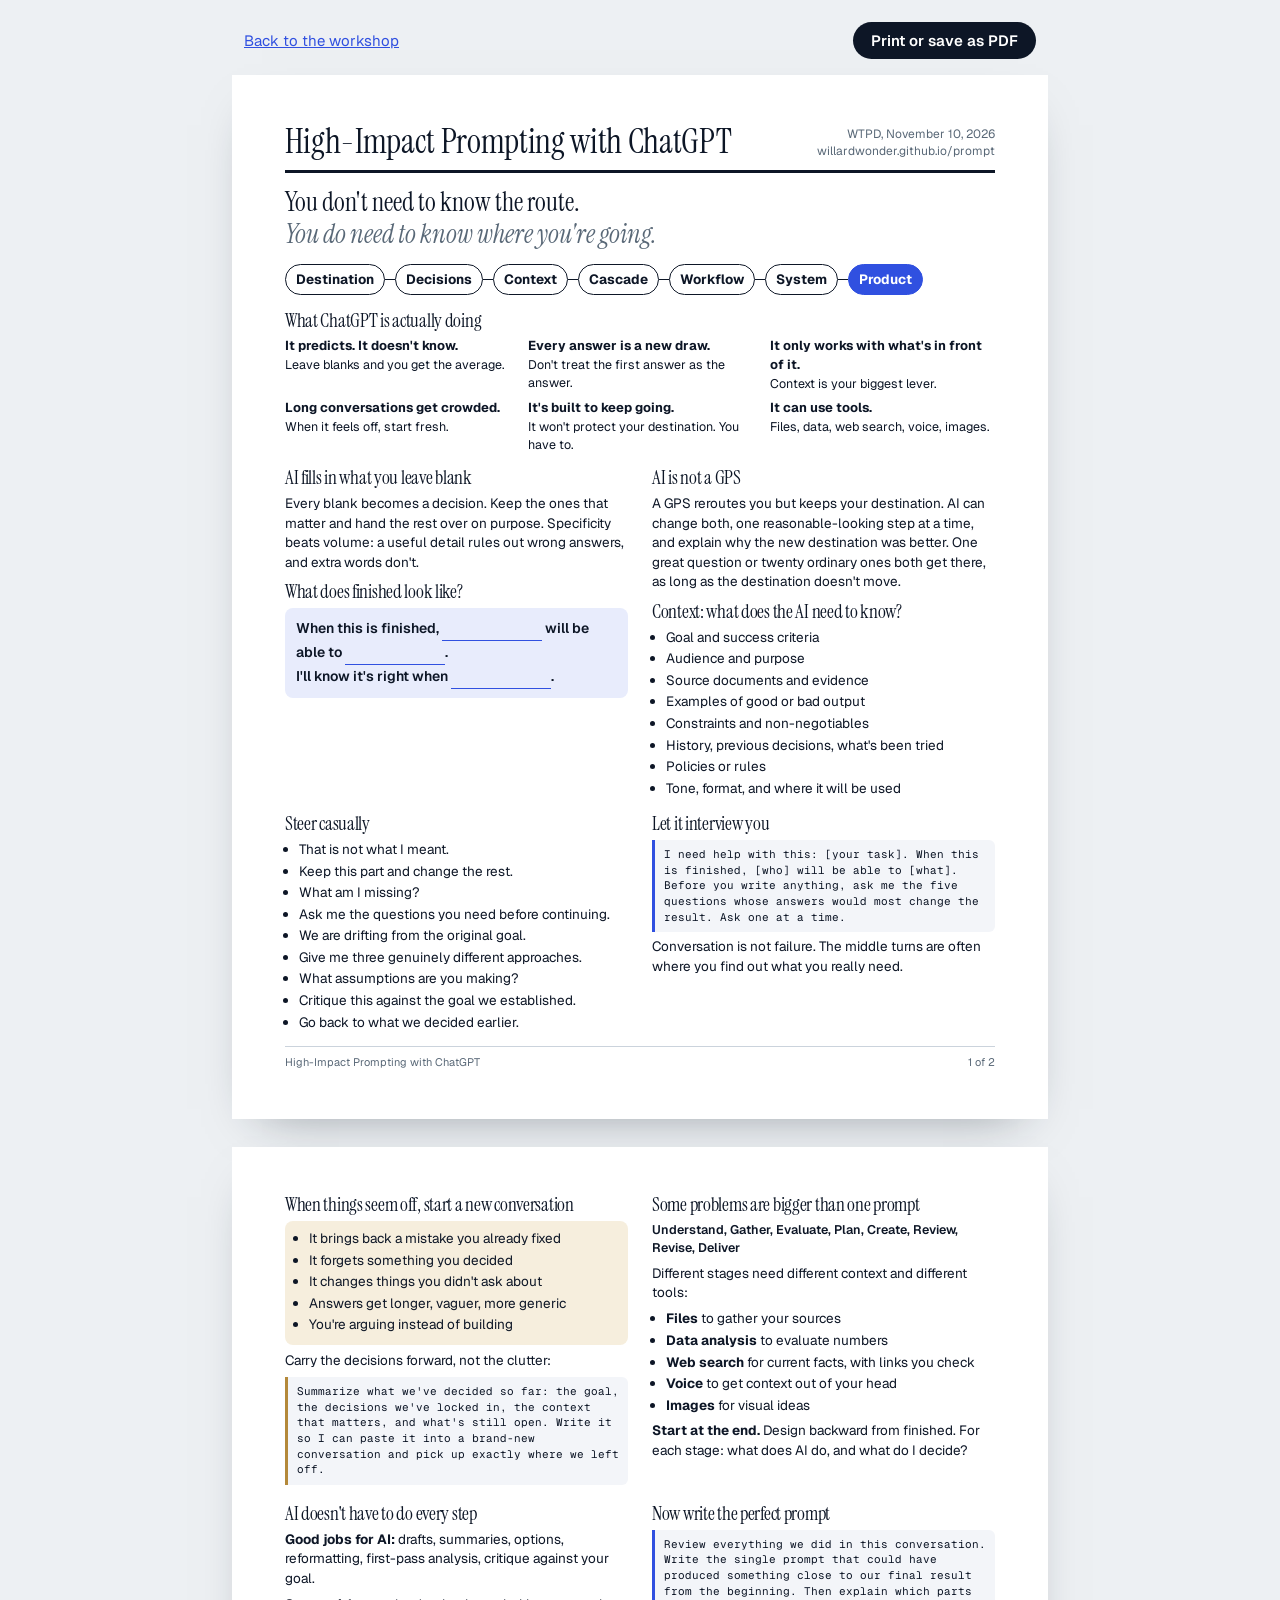
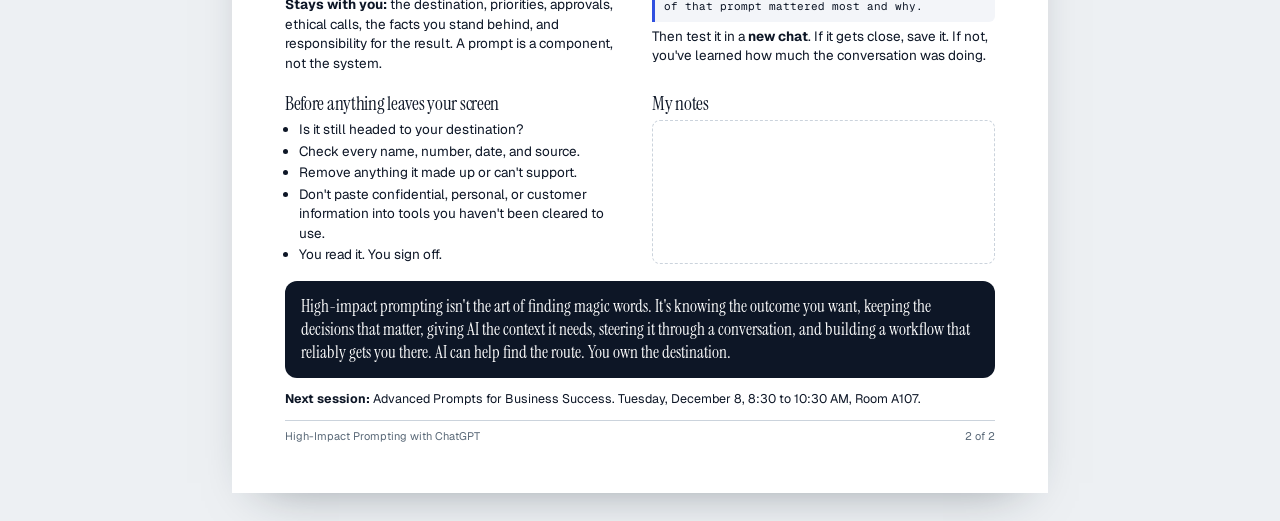
<file: handout.html>
<!DOCTYPE html>
<html lang="en">
<head>
<meta charset="utf-8">
<meta name="viewport" content="width=device-width, initial-scale=1">
<title>Handout: High-Impact Prompting with ChatGPT</title>
<link rel="preconnect" href="https://fonts.googleapis.com"><link rel="preconnect" href="https://fonts.gstatic.com" crossorigin>
<link href="https://fonts.googleapis.com/css2?family=Geist:wght@400..700&family=Geist+Mono:wght@400&family=Instrument+Serif:ital@0;1&display=swap" rel="stylesheet">
<style>
:root{--paper:#EDF0F3;--ink:#0D1626;--muted:#596877;--line:#CBD3DC;--route:#3050E0;--route-soft:#E8ECFC;--drift:#B4893A;--drift-soft:#F6EEDD;
--display:"Geist",system-ui,sans-serif;--serif:"Instrument Serif",Georgia,serif;--sans:"Geist",system-ui,sans-serif;--mono:"Geist Mono",ui-monospace,monospace}
*{box-sizing:border-box}
body{margin:0;background:var(--paper);color:var(--ink);font-family:var(--sans);font-size:13.5px;line-height:1.45;-webkit-font-smoothing:antialiased}
h1,h2,h3{font-family:var(--display);margin:0;letter-spacing:-.015em;line-height:1.1}
p{margin:0 0 .5em}
a{color:var(--route)}
.bar{max-width:8.5in;margin:0 auto;padding:22px 12px 0;display:flex;gap:10px;justify-content:space-between;align-items:center;font-family:var(--display);font-size:15px}
.bar button{font-family:var(--display);font-weight:600;font-size:15px;padding:9px 18px;border-radius:999px;border:0;background:var(--ink);color:#fff;cursor:pointer}
.bar button:hover{background:var(--route)}
.sheet{width:8.5in;max-width:calc(100% - 24px);margin:16px auto 28px;background:#fff;padding:.5in .55in;box-shadow:0 20px 50px -30px rgba(22,33,44,.5)}
.head{display:flex;justify-content:space-between;align-items:flex-end;border-bottom:3px solid var(--ink);padding-bottom:10px;margin-bottom:14px;gap:20px}
.head h1{font-family:var(--serif);font-size:34px;font-weight:400;letter-spacing:-.01em}
.head .m{font-family:var(--display);font-size:12px;color:var(--muted);text-align:right}
.big{font-family:var(--serif);font-size:26px;font-weight:400;line-height:1.2;margin:0 0 14px}
.big span{display:block;color:var(--muted);font-style:italic}
.model{display:flex;flex-wrap:wrap;gap:6px 0;align-items:center;margin:0 0 16px;font-family:var(--display);font-weight:700;font-size:13.5px}
.model span{padding:5px 10px;border-radius:999px;border:1.5px solid var(--ink)}
.model span:last-child{background:var(--route);border-color:var(--route);color:#fff}
.model i{width:10px;height:1.5px;background:var(--ink);display:inline-block}
.cols{display:grid;grid-template-columns:1fr 1fr;gap:14px 24px}
h2{font-family:var(--serif);font-weight:400;font-size:19px;margin:0 0 5px}
.box ul{margin:0;padding-left:1.05em}
.box li{margin-bottom:2px}
.pr{font-family:var(--mono);font-size:11px;line-height:1.42;background:#F3F5F9;border-left:3px solid var(--route);padding:7px 9px;border-radius:0 6px 6px 0;margin:4px 0 5px}
.pr.drift{border-color:var(--drift)}
.fill{font-family:var(--display);font-size:14px;font-weight:600;background:var(--route-soft);padding:9px 11px;border-radius:8px;line-height:1.65}
.fill i{font-style:normal;display:inline-block;min-width:100px;border-bottom:1.5px solid var(--route)}
.facts{display:grid;grid-template-columns:repeat(3,1fr);gap:6px 18px;margin:0 0 4px}
.facts div{font-size:12.5px}
.facts b{font-family:var(--display);display:block;font-size:13px}
.signs{background:var(--drift-soft);border-radius:8px;padding:8px 10px}
.north{margin-top:14px;padding:14px 16px;border-radius:12px;background:var(--ink);color:#fff;font-family:var(--serif);font-size:17px;font-weight:400;line-height:1.35}
.foot{margin-top:12px;padding-top:8px;border-top:1px solid var(--line);font-family:var(--display);font-size:11px;color:var(--muted);display:flex;justify-content:space-between}
@media (max-width:760px){.sheet{padding:22px 16px}.cols,.facts{grid-template-columns:1fr}.head{flex-direction:column;align-items:flex-start}.head .m{text-align:left}}
@media print{@page{size:letter;margin:0}body{background:#fff}.bar{display:none}.sheet{margin:0;box-shadow:none;width:8.5in;max-width:none;height:11in;overflow:hidden;page-break-after:always}.sheet:last-of-type{page-break-after:auto}}
</style>
</head>
<body>
<div class="bar"><a href="index.html">Back to the workshop</a><button type="button" onclick="window.print()">Print or save as PDF</button></div>

<article class="sheet">
  <div class="head"><h1>High-Impact Prompting with ChatGPT</h1><div class="m">WTPD, November 10, 2026<br>willardwonder.github.io/prompt</div></div>
  <p class="big">You don't need to know the route.<span>You do need to know where you're going.</span></p>
  <div class="model"><span>Destination</span><i></i><span>Decisions</span><i></i><span>Context</span><i></i><span>Cascade</span><i></i><span>Workflow</span><i></i><span>System</span><i></i><span>Product</span></div>

  <h2>What ChatGPT is actually doing</h2>
  <div class="facts">
    <div><b>It predicts. It doesn't know.</b>Leave blanks and you get the average.</div>
    <div><b>Every answer is a new draw.</b>Don't treat the first answer as the answer.</div>
    <div><b>It only works with what's in front of it.</b>Context is your biggest lever.</div>
    <div><b>Long conversations get crowded.</b>When it feels off, start fresh.</div>
    <div><b>It's built to keep going.</b>It won't protect your destination. You have to.</div>
    <div><b>It can use tools.</b>Files, data, web search, voice, images.</div>
  </div>

  <div class="cols" style="margin-top:14px">
    <div class="box">
      <h2>AI fills in what you leave blank</h2>
      <p>Every blank becomes a decision. Keep the ones that matter and hand the rest over on purpose. Specificity beats volume: a useful detail rules out wrong answers, and extra words don't.</p>
      <h2 style="margin-top:10px">What does finished look like?</h2>
      <div class="fill">When this is finished, <i>&nbsp;</i> will be able to <i>&nbsp;</i>.<br>I'll know it's right when <i>&nbsp;</i>.</div>
    </div>
    <div class="box">
      <h2>AI is not a GPS</h2>
      <p>A GPS reroutes you but keeps your destination. AI can change both, one reasonable-looking step at a time, and explain why the new destination was better. One great question or twenty ordinary ones both get there, as long as the destination doesn't move.</p>
      <h2 style="margin-top:10px">Context: what does the AI need to know?</h2>
      <ul>
        <li>Goal and success criteria</li><li>Audience and purpose</li><li>Source documents and evidence</li>
        <li>Examples of good or bad output</li><li>Constraints and non-negotiables</li><li>History, previous decisions, what's been tried</li>
        <li>Policies or rules</li><li>Tone, format, and where it will be used</li>
      </ul>
    </div>
    <div class="box">
      <h2>Steer casually</h2>
      <ul>
        <li>That is not what I meant.</li><li>Keep this part and change the rest.</li><li>What am I missing?</li>
        <li>Ask me the questions you need before continuing.</li><li>We are drifting from the original goal.</li>
        <li>Give me three genuinely different approaches.</li><li>What assumptions are you making?</li>
        <li>Critique this against the goal we established.</li><li>Go back to what we decided earlier.</li>
      </ul>
    </div>
    <div class="box">
      <h2>Let it interview you</h2>
      <div class="pr">I need help with this: [your task]. When this is finished, [who] will be able to [what]. Before you write anything, ask me the five questions whose answers would most change the result. Ask one at a time.</div>
      <p>Conversation is not failure. The middle turns are often where you find out what you really need.</p>
    </div>
  </div>
  <div class="foot"><span>High-Impact Prompting with ChatGPT</span><span>1 of 2</span></div>
</article>

<article class="sheet">
  <div class="cols">
    <div class="box">
      <h2>When things seem off, start a new conversation</h2>
      <div class="signs"><ul>
        <li>It brings back a mistake you already fixed</li><li>It forgets something you decided</li>
        <li>It changes things you didn't ask about</li><li>Answers get longer, vaguer, more generic</li><li>You're arguing instead of building</li>
      </ul></div>
      <p style="margin-top:6px">Carry the decisions forward, not the clutter:</p>
      <div class="pr drift">Summarize what we've decided so far: the goal, the decisions we've locked in, the context that matters, and what's still open. Write it so I can paste it into a brand-new conversation and pick up exactly where we left off.</div>
    </div>
    <div class="box">
      <h2>Some problems are bigger than one prompt</h2>
      <p style="font-family:var(--display);font-size:12.5px;font-weight:600">Understand, Gather, Evaluate, Plan, Create, Review, Revise, Deliver</p>
      <p>Different stages need different context and different tools:</p>
      <ul>
        <li><b>Files</b> to gather your sources</li><li><b>Data analysis</b> to evaluate numbers</li>
        <li><b>Web search</b> for current facts, with links you check</li><li><b>Voice</b> to get context out of your head</li><li><b>Images</b> for visual ideas</li>
      </ul>
      <p style="margin-top:6px"><b>Start at the end.</b> Design backward from finished. For each stage: what does AI do, and what do I decide?</p>
    </div>
    <div class="box">
      <h2>AI doesn't have to do every step</h2>
      <p><b>Good jobs for AI:</b> drafts, summaries, options, reformatting, first-pass analysis, critique against your goal.</p>
      <p><b>Stays with you:</b> the destination, priorities, approvals, ethical calls, the facts you stand behind, and responsibility for the result. A prompt is a component, not the system.</p>
    </div>
    <div class="box">
      <h2>Now write the perfect prompt</h2>
      <div class="pr">Review everything we did in this conversation. Write the single prompt that could have produced something close to our final result from the beginning. Then explain which parts of that prompt mattered most and why.</div>
      <p>Then test it in a <b>new chat</b>. If it gets close, save it. If not, you've learned how much the conversation was doing.</p>
    </div>
    <div class="box">
      <h2>Before anything leaves your screen</h2>
      <ul>
        <li>Is it still headed to your destination?</li><li>Check every name, number, date, and source.</li>
        <li>Remove anything it made up or can't support.</li>
        <li>Don't paste confidential, personal, or customer information into tools you haven't been cleared to use.</li>
        <li>You read it. You sign off.</li>
      </ul>
    </div>
    <div class="box">
      <h2>My notes</h2>
      <div style="height:1.5in;border:1.5px dashed var(--line);border-radius:8px"></div>
    </div>
  </div>
  <div class="north">High-impact prompting isn't the art of finding magic words. It's knowing the outcome you want, keeping the decisions that matter, giving AI the context it needs, steering it through a conversation, and building a workflow that reliably gets you there. AI can help find the route. You own the destination.</div>
  <p style="margin-top:12px;font-family:var(--display);font-size:12.5px"><b>Next session:</b> Advanced Prompts for Business Success. Tuesday, December 8, 8:30 to 10:30 AM, Room A107.</p>
  <div class="foot"><span>High-Impact Prompting with ChatGPT</span><span>2 of 2</span></div>
</article>
</body>
</html>
</file>
<file: assets/style.css>
:root{
  --night:#0D1626;--night-2:#16233A;--night-3:#22324F;
  --paper:#F5F6F8;--surface:#FFFFFF;--text:#121A26;--muted:#5E6A7A;--hair:#DDE2E9;
  --accent:#3050E0;--accent-soft:#E8ECFC;--accent-glow:#7F95FF;
  --gold:#B4893A;--gold-soft:#F6EEDD;--ok:#2E7D5B;--ok-soft:#E3F2EA;
  --serif:"Instrument Serif",Georgia,serif;
  --sans:"Geist",system-ui,-apple-system,sans-serif;
  --mono:"Geist Mono",ui-monospace,Menlo,monospace;
  --col:760px;--wide:1120px;
}
*{box-sizing:border-box}
html{scroll-behavior:smooth;scroll-padding-top:84px}
@media (prefers-reduced-motion:reduce){html{scroll-behavior:auto}*{animation:none!important;transition:none!important}}
body{margin:0;background:var(--paper);color:var(--text);font-family:var(--sans);font-size:18px;line-height:1.68;-webkit-font-smoothing:antialiased;text-rendering:optimizeLegibility}
a{color:var(--accent);text-underline-offset:3px}
:focus-visible{outline:2.5px solid var(--accent);outline-offset:3px;border-radius:6px}
h1,h2,h3,h4{margin:0;font-weight:400}
p{margin:0 0 1.05em}
ul,ol{margin:0 0 1em}
button,input,textarea{font:inherit;color:inherit}
b,strong{font-weight:600}
.serif{font-family:var(--serif)}

/* ================= HERO ================= */
.hero{background:var(--night);color:#fff;position:relative;overflow:hidden}
.hero::before{content:"";position:absolute;inset:0;background:radial-gradient(900px 500px at 85% 20%,rgba(48,80,224,.35),transparent 60%),radial-gradient(700px 400px at 10% 110%,rgba(180,137,58,.14),transparent 60%);pointer-events:none}
.hero .in{position:relative;max-width:var(--wide);margin:0 auto;padding:40px 5vw 0}
.hbar{display:flex;justify-content:space-between;align-items:center;gap:20px;font-size:14px;color:rgba(255,255,255,.62);padding-bottom:64px}
.mark{display:flex;align-items:center;gap:12px;color:#fff;font-weight:500;letter-spacing:-.01em;text-decoration:none}
.hgrid{display:grid;grid-template-columns:1.7fr 1fr;gap:48px;align-items:center}
.hero h1{font-family:var(--serif);font-size:clamp(50px,6.4vw,100px);line-height:.94;letter-spacing:-.02em}
.hero h1 em{display:block;font-style:italic;color:rgba(255,255,255,.55)}
.hero .lede{font-size:20px;line-height:1.6;color:rgba(255,255,255,.78);max-width:31em;margin:32px 0 36px}
.ctas{display:flex;gap:12px;flex-wrap:wrap}
.btn{display:inline-flex;align-items:center;gap:10px;font-family:var(--sans);font-weight:500;font-size:16px;padding:14px 24px;border-radius:999px;border:1px solid var(--text);background:var(--text);color:#fff;text-decoration:none;cursor:pointer;line-height:1.2;transition:background .2s,border-color .2s,color .2s}
.btn:hover{background:var(--accent);border-color:var(--accent)}
.btn.ghost{background:transparent;color:var(--text)}
.btn.ghost:hover{color:#fff}
.btn.light{background:#fff;color:var(--night);border-color:#fff}
.btn.light:hover{background:var(--accent-glow);border-color:var(--accent-glow)}
.btn.line{background:transparent;color:#fff;border-color:rgba(255,255,255,.35)}
.btn.line:hover{border-color:#fff;background:rgba(255,255,255,.08)}
.btn.small{font-size:14px;padding:9px 16px}
.routeArt{width:100%;height:auto;overflow:visible}
.routeArt .road{fill:none;stroke:rgba(255,255,255,.22);stroke-width:1.5;stroke-dasharray:2 7;stroke-linecap:round}
.routeArt .path{fill:none;stroke:var(--accent-glow);stroke-width:3.5;stroke-linecap:round;stroke-linejoin:round;filter:drop-shadow(0 0 10px rgba(127,149,255,.6))}
.routeArt .detour{fill:none;stroke:var(--gold);stroke-width:3.5;stroke-linecap:round;stroke-dasharray:1 9}
.routeArt text{font-family:var(--sans);font-size:14px;fill:rgba(255,255,255,.55)}
.routeArt .pinLabel{fill:#fff;font-weight:500}
.draw{stroke-dasharray:var(--len);stroke-dashoffset:var(--len);animation:draw 2.8s cubic-bezier(.6,.05,.3,1) .3s forwards}
.fadeIn{opacity:0;animation:fade .6s ease 2.8s forwards}
@keyframes draw{to{stroke-dashoffset:0}}
@keyframes fade{to{opacity:1}}

.leave{margin-top:88px;border-top:1px solid rgba(255,255,255,.14);display:grid;grid-template-columns:repeat(4,1fr)}
.leave div{padding:28px 24px 44px 0}
.leave div+div{padding-left:24px;border-left:1px solid rgba(255,255,255,.14)}
.leave .k{font-size:13px;color:var(--accent-glow);margin-bottom:12px;font-family:var(--mono)}
.leave h3{font-family:var(--serif);font-size:27px;line-height:1.1;margin-bottom:8px}
.leave p{font-size:15px;color:rgba(255,255,255,.62);margin:0;line-height:1.5}

/* ================= COURSE MAP ================= */
.map{max-width:var(--wide);margin:0 auto;padding:96px 5vw 40px}
.map>h2{font-family:var(--serif);font-size:clamp(40px,4.6vw,64px);line-height:1;letter-spacing:-.01em;max-width:14em}
.map>p{font-size:19px;color:var(--muted);max-width:36em;margin:20px 0 48px}
.parts{display:grid;grid-template-columns:repeat(4,1fr);gap:16px}
.part{background:var(--surface);border:1px solid var(--hair);border-radius:20px;padding:26px 24px 22px;display:flex;flex-direction:column}
.part .num{font-family:var(--mono);font-size:13px;color:var(--muted)}
.part h3{font-family:var(--serif);font-size:28px;line-height:1.05;margin:14px 0 10px}
.part p{font-size:15px;color:var(--muted);line-height:1.5;margin:0 0 18px}
.part ol{list-style:none;padding:0;margin:auto 0 0;border-top:1px solid var(--hair)}
.part li a{display:flex;gap:12px;padding:9px 0;border-bottom:1px solid var(--hair);text-decoration:none;color:var(--text);font-size:15px}
.part li:last-child a{border-bottom:0}
.part li a span{font-family:var(--mono);font-size:12.5px;color:var(--accent);padding-top:2px;min-width:20px}
.part li a:hover{color:var(--accent)}

/* ================= STICKY NAV ================= */
.nav{position:sticky;top:0;z-index:30;background:rgba(245,246,248,.86);backdrop-filter:saturate(1.4) blur(14px);border-bottom:1px solid var(--hair)}
.nav .in{max-width:var(--wide);margin:0 auto;padding:12px 5vw;display:flex;align-items:center;gap:20px}
.nav .mark{color:var(--text)}
.nav .mark span{white-space:nowrap}
.navlist{display:flex;gap:2px;overflow-x:auto;scrollbar-width:none;flex:1;margin:0;padding:0;list-style:none}
.navlist::-webkit-scrollbar{display:none}
.navlist a{display:flex;align-items:center;gap:8px;padding:7px 12px;border-radius:999px;font-size:14px;color:var(--muted);text-decoration:none;white-space:nowrap}
.navlist a span{font-family:var(--mono);font-size:12px}
.navlist a:hover{color:var(--text);background:#fff}
.navlist a.active{background:var(--night);color:#fff}
.navlist a.active span{color:var(--accent-glow)}
.taskBtn{display:flex;align-items:center;gap:10px;font-weight:500;font-size:14.5px;padding:9px 16px;border-radius:999px;border:0;background:var(--accent);color:#fff;cursor:pointer;white-space:nowrap}
.taskBtn .meter{width:38px;height:4px;border-radius:9px;background:rgba(255,255,255,.3);overflow:hidden}
.taskBtn .meter i{display:block;height:100%;background:#fff;width:0;transition:width .4s}
.taskBtn:hover{background:var(--night)}

/* ================= CHAPTERS ================= */
.chapter{padding:120px 5vw 40px}
.chapter+.chapter{border-top:1px solid var(--hair)}
.opener{max-width:var(--wide);margin:0 auto 64px;display:grid;grid-template-columns:200px 1fr;gap:40px;align-items:start}
.opener .no{font-family:var(--serif);font-size:150px;line-height:.8;color:var(--accent);letter-spacing:-.04em}
.opener .part-of{font-family:var(--mono);font-size:13px;color:var(--muted);margin-bottom:16px}
.opener h2{font-family:var(--serif);font-size:clamp(46px,5.6vw,84px);line-height:.98;letter-spacing:-.015em;max-width:12em}
.opener .promise{font-size:20px;color:var(--muted);max-width:32em;margin:22px 0 0;line-height:1.55}
.flow{max-width:var(--col);margin:0 auto}
.flow>p:not([class]),.flow>ul:not([class]),.flow>ol:not([class]){font-size:18.5px}
.statement{font-family:var(--serif);font-size:clamp(36px,4.2vw,56px);line-height:1.04;letter-spacing:-.01em;margin:72px 0 22px;max-width:15em}
.statement.first{margin-top:0}
.quote{font-family:var(--serif);font-style:italic;font-size:clamp(32px,3.8vw,50px);line-height:1.1;margin:64px -40px;padding:44px 40px;border-top:1px solid var(--text);border-bottom:1px solid var(--text);color:var(--text)}
.quote.gold{border-color:var(--gold);color:#6B4F1C}
.lead{font-size:21px;line-height:1.6;color:#2A3442}

/* exercise */
.ex{background:var(--surface);border:1px solid var(--hair);border-radius:24px;padding:40px 40px 34px;margin:48px -40px;box-shadow:0 30px 60px -48px rgba(13,22,38,.45)}
.exh{display:flex;align-items:baseline;gap:16px;margin-bottom:18px;flex-wrap:wrap}
.exh .tag{font-family:var(--mono);font-size:12.5px;color:var(--accent);border:1px solid var(--accent-soft);background:var(--accent-soft);border-radius:999px;padding:3px 10px}
.exh h3{font-family:var(--serif);font-size:34px;line-height:1.05}
.ex p,.ex li{font-size:17.5px}
.ex h4{font-family:var(--serif);font-size:25px;margin:30px 0 8px}
.steps{padding-left:0;list-style:none;counter-reset:s;margin:0 0 1em}
.steps li{counter-increment:s;position:relative;padding-left:40px;margin-bottom:10px}
.steps li::before{content:counter(s);position:absolute;left:0;top:1px;width:26px;height:26px;border-radius:50%;border:1px solid var(--hair);display:grid;place-items:center;font-family:var(--mono);font-size:12px;color:var(--muted)}
.steps[start="2"]{counter-reset:s 1}
.steps[start="3"]{counter-reset:s 2}
.talk{margin:28px 0 0;padding:22px 24px;background:var(--paper);border-radius:16px}
.talk h4{font-family:var(--sans);font-size:14px;font-weight:600;color:var(--muted);margin:0 0 8px}
.talk ul{margin:0;padding-left:1.1em}
.talk li{margin-bottom:.35em;font-size:17px}

/* prompt panel */
.prompt{margin:16px 0 22px;background:var(--night);border-radius:16px;overflow:hidden;box-shadow:0 18px 40px -28px rgba(13,22,38,.8)}
.prompt .txt{padding:22px 24px 18px;font-family:var(--mono);font-size:14.5px;line-height:1.65;color:#E6ECF7;white-space:pre-wrap;word-break:break-word}
.prompt .pbar{display:flex;align-items:center;gap:8px;flex-wrap:wrap;padding:12px 14px 12px 24px;border-top:1px solid rgba(255,255,255,.08);background:var(--night-2)}
.prompt .where{font-size:13px;color:rgba(255,255,255,.55);margin-right:auto;display:flex;align-items:center;gap:8px}
.prompt .where::before{content:"";width:7px;height:7px;border-radius:50%;background:var(--accent-glow)}
.prompt.same .where::before{background:var(--gold)}
.prompt.attach .where::before{background:#6FD3A4}
.pbtn{font-weight:500;font-size:13.5px;padding:8px 15px;border-radius:999px;border:1px solid rgba(255,255,255,.28);background:transparent;cursor:pointer;text-decoration:none;color:#fff;display:inline-flex;align-items:center;gap:6px;line-height:1.2;transition:background .2s,color .2s,border-color .2s}
.pbtn:hover{background:rgba(255,255,255,.1);border-color:#fff}
.pbtn.go{background:#fff;color:var(--night);border-color:#fff}
.pbtn.go:hover{background:var(--accent-glow);border-color:var(--accent-glow)}
.pbtn.ok,.pbtn.ok:hover{background:var(--ok);border-color:var(--ok);color:#fff}
.pbtn.go::after{content:"";width:9px;height:9px;border-top:1.5px solid currentColor;border-right:1.5px solid currentColor;transform:rotate(45deg) translate(-1px,1px);margin-left:2px}
.phrases .pbtn,.light-pbtn{color:var(--text);border-color:var(--hair)}
.phrases .pbtn:hover{border-color:var(--text);background:var(--paper)}
.legend{display:grid;gap:8px;margin:14px 0 0;font-size:15px;color:var(--muted)}
.legend span{display:flex;align-items:center;gap:10px}
.legend span::before{content:"";width:8px;height:8px;border-radius:50%;background:var(--accent);flex:none}
.legend .s::before{background:var(--gold)}
.legend .a::before{background:var(--ok)}

/* forms */
label.f{display:block;font-weight:500;font-size:15px;margin:22px 0 8px}
.hint{font-size:14px;color:var(--muted);font-weight:400}
input[type=text],textarea{width:100%;background:var(--paper);border:1px solid var(--hair);border-radius:12px;padding:13px 16px;font-family:var(--sans);font-size:16.5px;line-height:1.5;transition:border-color .2s,background .2s}
textarea{min-height:86px;resize:vertical}
input[type=text]:focus,textarea:focus{outline:none;border-color:var(--accent);background:#fff;box-shadow:0 0 0 4px var(--accent-soft)}

/* widgets */
.tally{border-top:1px solid var(--hair);margin-top:8px}
.tally .row{display:grid;grid-template-columns:1fr auto;align-items:center;gap:12px;padding:11px 0;border-bottom:1px solid var(--hair);font-size:16.5px}
.seg{display:inline-flex;border:1px solid var(--hair);border-radius:999px;padding:3px;background:var(--paper)}
.seg button{border:0;background:transparent;padding:6px 16px;border-radius:999px;font-size:14px;font-weight:500;cursor:pointer;color:var(--muted)}
.seg button[aria-pressed=true]{background:var(--night);color:#fff}
.seg button.me[aria-pressed=true]{background:var(--accent)}
.score{font-family:var(--serif);font-size:34px;margin-top:22px;line-height:1.1}
.score span{color:var(--accent)}
.choices{display:grid;grid-template-columns:repeat(2,1fr);gap:12px;margin:14px 0 6px}
.choice{text-align:left;border:1px solid var(--hair);background:#fff;border-radius:16px;padding:16px 18px;cursor:pointer;transition:border-color .2s,background .2s}
.choice b{display:block;font-family:var(--serif);font-weight:400;font-size:22px;line-height:1.1;margin-bottom:4px}
.choice small{color:var(--muted);font-size:14px}
.choice:hover{border-color:var(--text)}
.choice[aria-pressed=true]{border-color:var(--accent);background:var(--accent-soft);box-shadow:inset 0 0 0 1px var(--accent)}
.chips{display:flex;flex-wrap:wrap;gap:8px;margin:12px 0 18px}
.chip{font-size:14px;border:1px solid var(--hair);border-radius:999px;padding:8px 14px;background:#fff;cursor:pointer;transition:border-color .2s}
.chip:hover{border-color:var(--text)}
.log{width:100%;border-collapse:collapse;margin:8px 0 4px;font-size:15px}
.log th{text-align:left;font-weight:500;color:var(--muted);padding:6px 10px 6px 0;font-size:13.5px}
.log td{padding:5px 10px 5px 0;vertical-align:top}
.log td:first-child{font-family:var(--serif);font-size:24px;width:32px;padding-top:10px;color:var(--gold)}
.log input{font-size:15px;padding:10px 12px}
.facts{list-style:none;padding:0;margin:12px 0 0;border-top:1px solid var(--text)}
.facts li{display:grid;grid-template-columns:56px 1fr 220px;gap:24px;padding:28px 0;border-bottom:1px solid var(--hair)}
.facts .fn{font-family:var(--serif);font-size:44px;line-height:.9;color:var(--accent)}
.facts h3{font-family:var(--serif);font-size:30px;line-height:1.05;margin-bottom:10px}
.facts p{font-size:16.5px;margin:0;color:#2A3442}
.facts .so{font-size:15px;line-height:1.5;border-left:2px solid var(--accent);padding:2px 0 2px 16px;align-self:start;color:var(--text)}
.facts .so b{display:block;font-family:var(--mono);font-weight:400;font-size:12px;color:var(--accent);margin-bottom:4px}
.signs{list-style:none;padding:0;margin:14px 0 0;display:grid;grid-template-columns:1fr 1fr;gap:0 28px;border-top:1px solid var(--hair)}
.signs li{padding:13px 0 13px 26px;position:relative;font-size:16.5px;border-bottom:1px solid var(--hair)}
.signs li::before{content:"";position:absolute;left:0;top:21px;width:9px;height:9px;border-radius:50%;background:var(--gold)}
.callout{border-radius:18px;padding:22px 26px;margin:26px 0;font-size:17px;background:var(--gold-soft);color:#4A3812}
.callout b{color:#2E220A}
.sentence{font-family:var(--serif);font-size:30px;line-height:1.3;margin:24px 0 4px;padding:26px 28px;border-radius:18px;background:var(--night);color:#fff}
.sentence .blank{color:var(--accent-glow);border-bottom:1px solid var(--accent-glow)}
.sentence .sub{display:block;font-size:22px;color:rgba(255,255,255,.7);margin-top:8px}
.compare{display:grid;grid-template-columns:1fr 1fr;gap:0;margin:24px 0;border:1px solid var(--hair);border-radius:20px;overflow:hidden;background:#fff}
.compare div{padding:24px 26px;font-family:var(--serif);font-size:25px;line-height:1.2}
.compare .strong{background:var(--accent-soft)}
.compare b{display:block;font-family:var(--mono);font-weight:400;font-size:12.5px;color:var(--muted);margin-bottom:10px}
.compare .strong b{color:var(--accent)}
.doc{background:#FCFCFA;border:1px solid var(--hair);border-radius:16px;padding:24px 28px;font-family:var(--serif);font-size:20px;line-height:1.5;margin:16px 0}
.doc .dh{font-family:var(--mono);font-size:12.5px;color:var(--muted);margin-bottom:14px;padding-bottom:12px;border-bottom:1px solid var(--hair)}
.doc b{font-weight:400;font-style:italic}
.ctx{border-bottom:1px solid var(--hair);padding:12px 0}
.ctx label{display:flex;gap:14px;align-items:flex-start;font-size:16.5px;cursor:pointer;font-weight:500}
.ctx label small{display:block;color:var(--muted);font-size:14px;font-weight:400}
.ctx input[type=checkbox]{width:20px;height:20px;margin-top:3px;accent-color:var(--accent);flex:none}
.ctx textarea{margin:10px 0 2px 34px;width:calc(100% - 34px);min-height:60px;display:none}
.ctx.on textarea{display:block}
.ctxCats{display:grid;grid-template-columns:repeat(3,1fr);gap:0;border-top:1px solid var(--text);margin:18px 0}
.ctxCats div{padding:16px 16px 16px 0;border-bottom:1px solid var(--hair);font-size:16px}
.ctxCats div span{display:block;font-family:var(--mono);font-size:12px;color:var(--accent);margin-bottom:4px}
.chain{display:flex;flex-wrap:wrap;gap:0;align-items:center;margin:20px 0 26px}
.chain span{padding:9px 16px;border-radius:999px;background:#fff;border:1px solid var(--hair);font-size:15px}
.chain i{width:16px;height:1px;background:var(--text);display:inline-block}
.chain span:last-child{background:var(--night);color:#fff;border-color:var(--night)}
.stations{display:grid;grid-template-columns:1fr 1fr;gap:16px;margin:28px -40px}
.station{background:#fff;border:1px solid var(--hair);border-radius:24px;padding:28px 26px 24px;display:flex;flex-direction:column}
.station .ic{width:44px;height:44px;border-radius:12px;background:var(--accent-soft);display:grid;place-items:center;margin-bottom:16px}
.station h3{font-family:var(--serif);font-size:32px;line-height:1;margin-bottom:6px}
.station .for{font-size:15px;color:var(--muted);margin-bottom:14px;line-height:1.5}
.station .prompt .txt{font-size:13px;padding:16px 18px}
.station .prompt .pbar{padding-left:18px}
.station .prompt .where{flex-basis:100%;margin-bottom:4px}
.station .check{margin-top:auto;font-size:14.5px;line-height:1.5;border-top:1px solid var(--hair);padding-top:14px;color:#2A3442}
.station .check b{display:block;font-family:var(--mono);font-weight:400;font-size:12px;color:var(--gold);margin-bottom:2px}
.station .dl{display:flex;gap:6px;flex-wrap:wrap;margin:0 0 4px}
.station .dl a{font-size:13.5px;font-weight:500;text-decoration:none;border:1px solid var(--hair);border-radius:999px;padding:6px 12px;color:var(--text);background:var(--paper);display:inline-flex;gap:6px;align-items:center}
.station .dl a::before{content:"";width:8px;height:8px;border-left:1.5px solid currentColor;border-bottom:1.5px solid currentColor;transform:rotate(-45deg) translateY(-2px)}
.station .dl a:hover{border-color:var(--accent);color:var(--accent)}
.station>p{font-size:15.5px}
details.example{margin:30px -40px;background:#fff;border:1px solid var(--hair);border-radius:24px;overflow:hidden}
details.example summary{cursor:pointer;padding:24px 32px;font-family:var(--serif);font-size:26px;list-style:none;display:flex;justify-content:space-between;align-items:center;gap:20px}
details.example summary::-webkit-details-marker{display:none}
details.example summary::after{content:"Step through it";font-family:var(--sans);font-size:14px;font-weight:500;color:#fff;background:var(--night);padding:8px 16px;border-radius:999px;white-space:nowrap}
details.example[open] summary::after{content:"Close"}
details.example .in{padding:0 32px 30px}
.chat{display:flex;flex-direction:column;gap:12px;margin:10px 0;padding:20px;background:var(--paper);border-radius:18px}
.turn{max-width:86%;padding:13px 17px;border-radius:18px;font-size:15.5px;line-height:1.55}
.turn.you{align-self:flex-end;background:var(--night);color:#fff;border-bottom-right-radius:5px}
.turn.ai{align-self:flex-start;background:#fff;border:1px solid var(--hair);border-bottom-left-radius:5px}
.turn.ai.drifted{background:var(--gold-soft);border-color:var(--gold)}
.turn .who{display:block;font-family:var(--mono);font-size:11.5px;opacity:.6;margin-bottom:3px}
.turn.new{animation:pop .35s ease}
@keyframes pop{from{opacity:0;transform:translateY(6px)}to{opacity:1;transform:none}}
.move{padding:14px 18px;border-left:2px solid var(--accent);margin:14px 0 4px;font-size:15.5px}
.move.warn{border-color:var(--gold)}
.move b{display:block;font-family:var(--serif);font-weight:400;font-size:23px;line-height:1.1;margin-bottom:3px}
.stepper{display:flex;gap:10px;align-items:center;flex-wrap:wrap;margin-top:14px}
.stepper .count{font-family:var(--mono);font-size:13px;color:var(--muted);margin-left:auto}
.stepper .btn:disabled{opacity:.35;cursor:default}
.phrases{list-style:none;padding:0;margin:14px 0;border-top:1px solid var(--text)}
.phrases li{display:grid;grid-template-columns:30px 1fr auto;gap:12px;align-items:center;padding:14px 0;border-bottom:1px solid var(--hair)}
.phrases span{font-family:var(--serif);font-size:24px;line-height:1.15}
.phrases small{display:block;font-family:var(--sans);color:var(--muted);font-size:14px;margin-top:2px}
.phrases input{width:19px;height:19px;accent-color:var(--accent)}
.split{display:grid;grid-template-columns:1fr 1fr;gap:0;margin:24px 0;border-radius:24px;overflow:hidden;border:1px solid var(--hair)}
.split div{padding:28px 28px 24px}
.split h3{font-family:var(--serif);font-size:30px;margin-bottom:12px}
.split ul{margin:0;padding:0;list-style:none}
.split li{padding:8px 0;border-top:1px solid var(--hair);font-size:16.5px}
.split .ai{background:#fff}
.split .human{background:var(--night);color:#fff}
.split .human li{border-color:rgba(255,255,255,.12)}
.stage{border:1px solid var(--hair);border-radius:16px;padding:14px 16px 16px;background:var(--paper);margin-bottom:10px}
.stage .t{display:flex;gap:12px;align-items:center}
.stage .n{font-family:var(--serif);font-size:26px;color:var(--accent);width:24px}
.stage .t input{font-weight:500;background:#fff}
.g2{display:grid;grid-template-columns:1fr 1fr;gap:10px;margin-top:10px}
.g2 label{font-family:var(--mono);font-size:11.5px;color:var(--muted);display:block;margin-bottom:4px}
.g2 input{font-size:15px;padding:9px 12px;background:#fff}
.x{border:0;background:transparent;font-size:24px;line-height:1;color:var(--muted);cursor:pointer;padding:2px 8px}
.x:hover{color:var(--text)}
.finishLine{padding:20px 24px;border-radius:16px;background:var(--night);color:#fff;font-family:var(--serif);font-size:24px;line-height:1.25;margin:4px 0 0}
.finishLine small{display:block;font-family:var(--mono);font-size:12px;color:var(--accent-glow);margin-bottom:6px}
.check{list-style:none;padding:0;margin:14px 0;border-top:1px solid var(--text)}
.check li{padding:14px 0 14px 36px;position:relative;border-bottom:1px solid var(--hair);font-size:17.5px}
.check li::before{content:"";position:absolute;left:2px;top:19px;width:16px;height:16px;border:1.5px solid var(--text);border-radius:5px}

/* chapter takeaway */
.remember{margin:72px -40px 0;background:var(--night);color:#fff;border-radius:24px;padding:36px 40px;display:grid;grid-template-columns:180px 1fr;gap:28px}
.remember h4{font-family:var(--serif);font-size:30px;line-height:1;color:var(--accent-glow)}
.remember ul{margin:0;padding:0;list-style:none}
.remember li{font-family:var(--serif);font-size:23px;line-height:1.3;padding:10px 0;border-top:1px solid rgba(255,255,255,.12)}
.remember li:first-child{border-top:0;padding-top:0}

/* toolkit */
.toolkit{background:var(--night);color:#fff;padding:120px 5vw 110px}
.toolkit .head{max-width:var(--wide);margin:0 auto 48px}
.toolkit h2{font-family:var(--serif);font-size:clamp(46px,5.6vw,84px);line-height:.98}
.toolkit .head p{font-size:19px;color:rgba(255,255,255,.65);max-width:34em;margin:20px 0 0}
.kit{max-width:var(--wide);margin:0 auto;display:grid;grid-template-columns:repeat(2,1fr);gap:16px;align-items:start}
.kitItem{background:var(--night-2);border:1px solid rgba(255,255,255,.08);border-radius:20px;padding:24px 24px 6px}
.kitItem h3{font-family:var(--serif);font-size:26px;margin-bottom:4px}
.kitItem .use{font-size:14.5px;color:rgba(255,255,255,.55);margin-bottom:6px}
.kitItem .prompt{background:var(--night);box-shadow:none;border:1px solid rgba(255,255,255,.06)}
.kitItem .prompt .txt{font-size:13px}

/* closing */
.closing{max-width:var(--wide);margin:0 auto;padding:120px 5vw 60px}
.model7{display:flex;flex-wrap:wrap;gap:10px 0;align-items:center;margin:0 0 56px}
.model7 span{font-family:var(--serif);font-size:clamp(22px,2.4vw,32px);padding:10px 22px;border-radius:999px;border:1px solid var(--text);background:#fff}
.model7 span:last-child{background:var(--accent);border-color:var(--accent);color:#fff}
.model7 i{width:22px;height:1px;background:var(--text);display:inline-block}
.north{font-family:var(--serif);font-size:clamp(32px,3.8vw,52px);line-height:1.12;max-width:20em;margin:0 0 40px}
.north em{color:var(--accent)}
.nextClass{margin:72px 0 0;padding:28px 0 0;border-top:1px solid var(--hair);display:grid;grid-template-columns:1fr 2fr;gap:28px}
.nextClass .k{font-family:var(--mono);font-size:13px;color:var(--muted)}
.nextClass h3{font-family:var(--serif);font-size:32px;line-height:1.05;margin-bottom:10px}
.nextClass p{font-size:16.5px;color:var(--muted);margin:0}

/* drawer */
.drawer{position:fixed;top:0;right:0;height:100%;width:min(480px,100%);background:#fff;z-index:50;transform:translateX(102%);visibility:hidden;transition:transform .35s cubic-bezier(.3,.7,.2,1),visibility 0s linear .35s;box-shadow:-40px 0 80px -40px rgba(13,22,38,.5);display:flex;flex-direction:column}
.drawer.open{transform:none;visibility:visible;transition:transform .35s cubic-bezier(.3,.7,.2,1)}
.drawer header{padding:28px 28px 18px;border-bottom:1px solid var(--hair);display:flex;align-items:center;justify-content:space-between}
.drawer header h2{font-family:var(--serif);font-size:38px;line-height:1}
.drawer .scroll{overflow:auto;padding:8px 28px 28px;flex:1}
.drawer footer{padding:16px 28px;border-top:1px solid var(--hair);display:flex;gap:10px;flex-wrap:wrap}
.sum h4{font-family:var(--mono);font-size:12px;color:var(--accent);margin:22px 0 6px}
.sum p,.sum li{font-size:16px;margin:0}
.sum ul{margin:0;padding-left:1.1em}
.sum .empty{color:#9AA5B1}
.sum .pp-prompt{font-family:var(--mono);font-size:13px;background:var(--paper);border-radius:10px;padding:12px}
.scrim{position:fixed;inset:0;background:rgba(13,22,38,.45);z-index:45;opacity:0;pointer-events:none;transition:opacity .3s}
.scrim.on{opacity:1;pointer-events:auto}
.toast{position:fixed;left:50%;bottom:28px;transform:translate(-50%,140px);background:var(--night);color:#fff;font-size:15px;padding:12px 22px;border-radius:999px;z-index:60;transition:transform .3s;max-width:90vw;text-align:center;box-shadow:0 20px 40px -20px rgba(13,22,38,.8)}
.toast.on{transform:translate(-50%,0)}
footer.site{border-top:1px solid var(--hair);padding:32px 5vw 60px;font-size:14px;color:var(--muted)}
footer.site .in{max-width:var(--wide);margin:0 auto;display:flex;justify-content:space-between;gap:20px;flex-wrap:wrap}
#printPlan{display:none}
.progress{position:fixed;left:0;top:0;height:3px;width:100%;background:var(--accent);transform-origin:0 50%;transform:scaleX(0);z-index:70;pointer-events:none}
.phoneQR{display:flex;align-items:center;gap:16px;margin-top:34px;max-width:30em}
.phoneQR img{background:#fff;padding:6px;border-radius:10px;flex:none}
.phoneQR p{font-size:14.5px;line-height:1.5;color:rgba(255,255,255,.7)}
.phoneQR strong{color:#fff;font-weight:500;display:block}

/* ================= RESPONSIVE ================= */
@media (max-width:1000px){
  .hgrid{grid-template-columns:1fr}
  .routeArt{max-width:440px}
  .leave,.parts{grid-template-columns:1fr 1fr}
  .leave div:nth-child(3){border-left:0;padding-left:0}
  .opener{grid-template-columns:1fr;gap:12px}
  .opener .no{font-size:96px}
  .nav .mark span{display:none}
  .ex,.stations,details.example,.remember{margin-left:0;margin-right:0}
  .quote{margin-left:0;margin-right:0;padding-left:0;padding-right:0}
  .facts li{grid-template-columns:44px 1fr}
  .facts .so{grid-column:2}
}
@media (max-width:700px){
  body{font-size:17px}
  .hbar{padding-bottom:40px}
  .leave,.parts,.kit{grid-template-columns:1fr}
  .leave div+div{border-left:0;padding-left:0;border-top:1px solid rgba(255,255,255,.14)}
  .leave div{padding-bottom:24px}
  .chapter{padding-top:80px}
  .ex{padding:26px 20px 22px;border-radius:20px}
  .choices,.compare,.signs,.stations,.split,.g2,.ctxCats{grid-template-columns:1fr}
  .remember{grid-template-columns:1fr;padding:28px 24px}
  .turn{max-width:96%}
  .taskBtn .meter{display:none}
  .nextClass{grid-template-columns:1fr}
  details.example summary{padding:20px;font-size:22px}
  details.example .in{padding:0 16px 20px}
  .hbar{flex-wrap:wrap;gap:6px}
  .hbar .who{display:none}
  .hero h1{font-size:44px}
  .hero .lede{font-size:18px;margin:22px 0 26px}
  .ctas{display:grid;gap:10px}
  .ctas .btn{justify-content:center;text-align:center}
  .routeArt{display:none}
  .phoneQR{display:none}
  .pbar{flex-wrap:wrap;gap:10px}
  .pbar .where{flex-basis:100%}
  .pbtn{min-height:46px;padding:12px 20px;font-size:15px;justify-content:center}
  .pbtn.go{flex:1 1 auto}
  .seg button,.tally button,.navlist a,.btn.small{min-height:44px}
  .toast{bottom:18px;font-size:15px;border-radius:16px;padding:14px 18px}
}
@media print{
  @page{margin:16mm}
  body{background:#fff;font-size:11.5pt}
  body>*:not(#printPlan){display:none!important}
  #printPlan{display:block;font-family:var(--sans)}
  #printPlan h1{font-family:var(--serif);font-size:34pt;font-weight:400;margin-bottom:2pt}
  #printPlan h2{font-family:var(--mono);font-size:9.5pt;font-weight:400;margin:16pt 0 4pt;color:var(--accent)}
  #printPlan p,#printPlan li{font-size:11pt;margin:0 0 3pt}
  #printPlan .pp-meta{color:#666;font-size:9.5pt;margin-bottom:12pt;padding-bottom:10pt;border-bottom:1px solid #ccc}
  #printPlan .pp-prompt{font-family:var(--mono);font-size:9pt;white-space:pre-wrap;border:1px solid #ccc;padding:8pt;border-radius:6pt}
}
</file>
